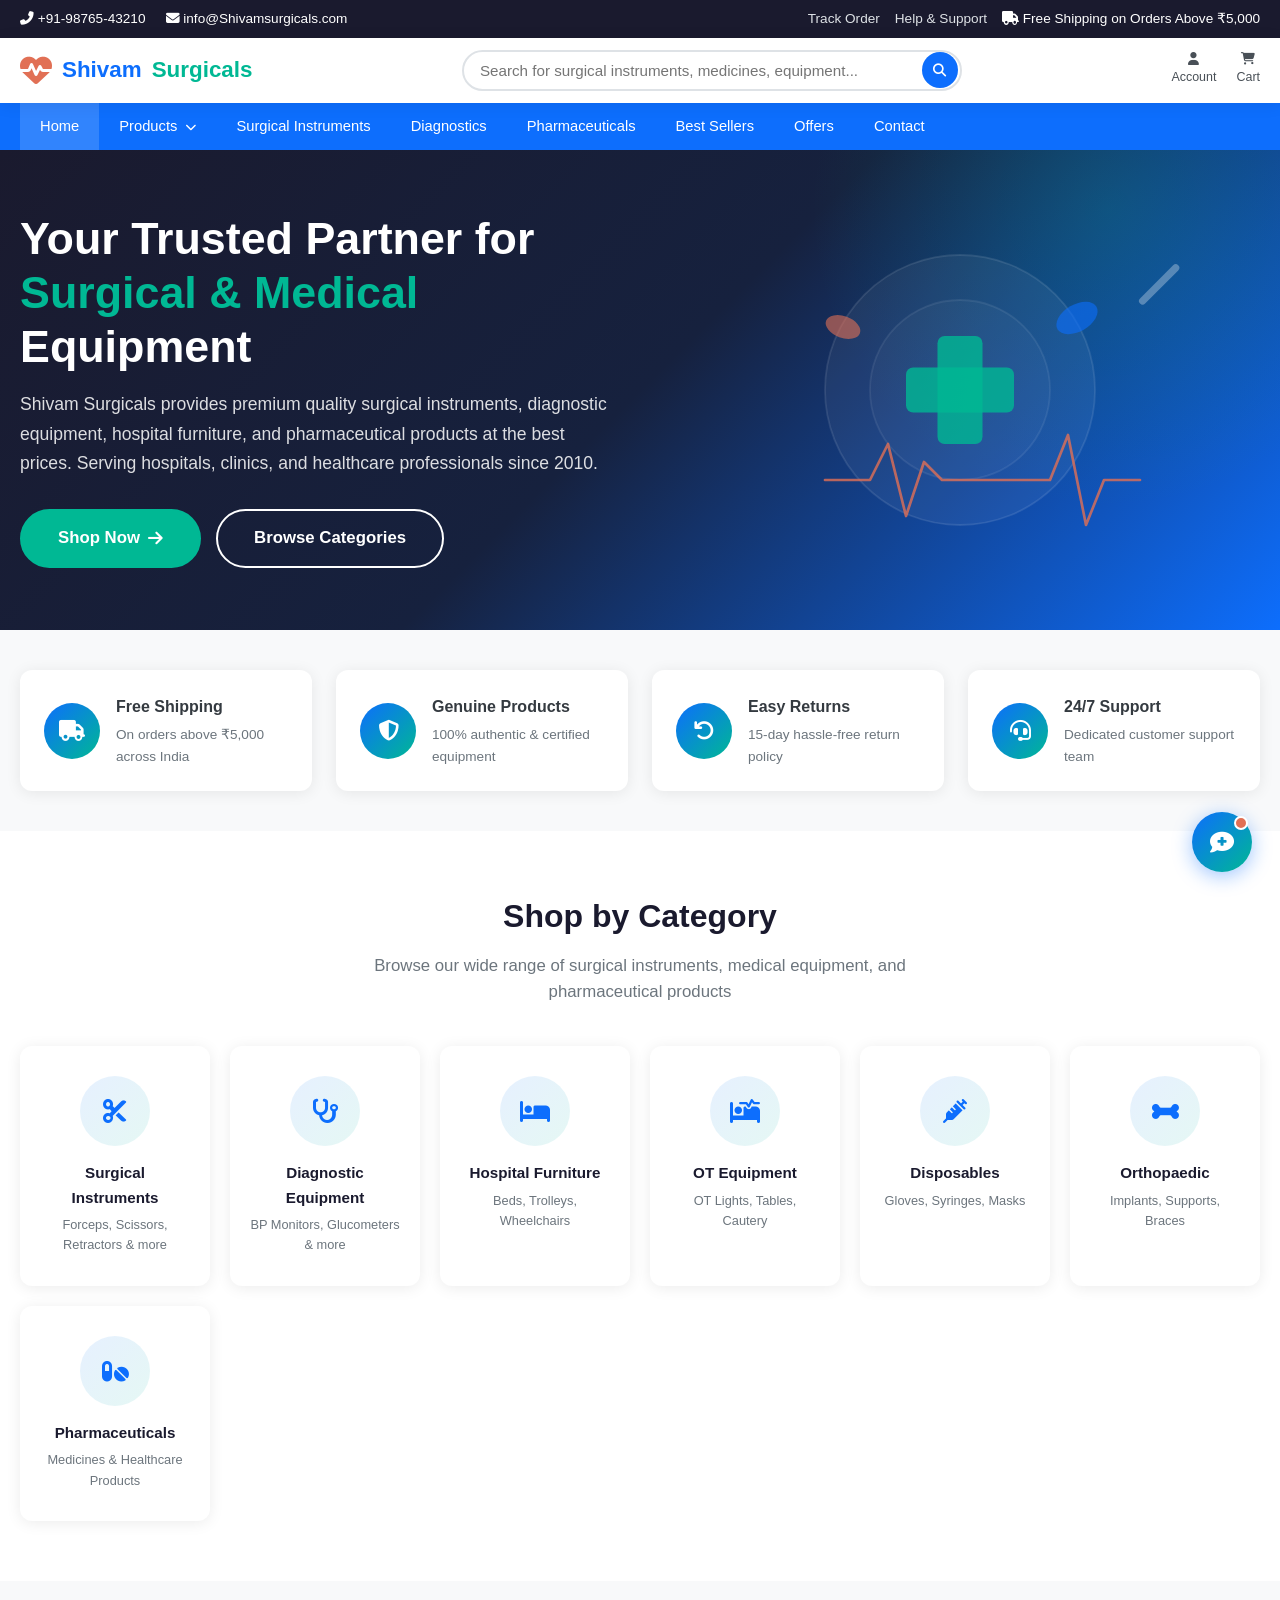
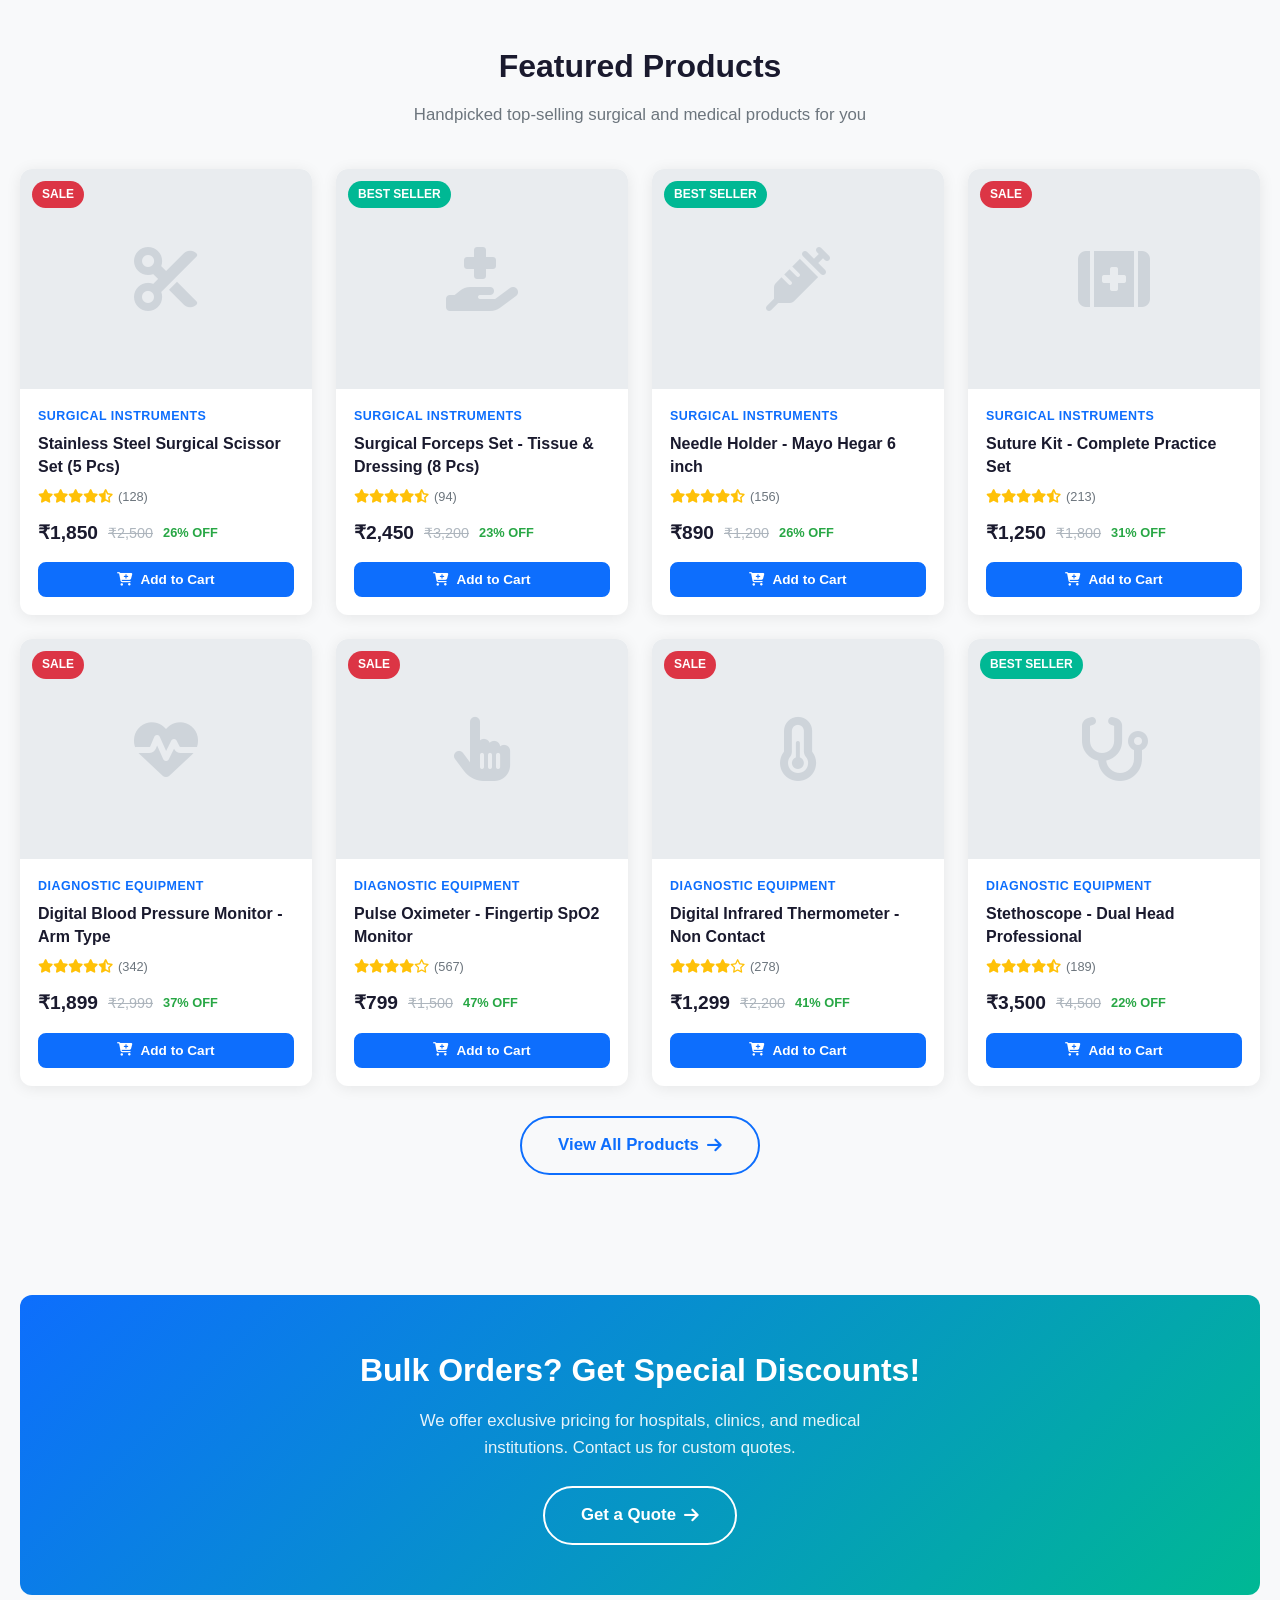
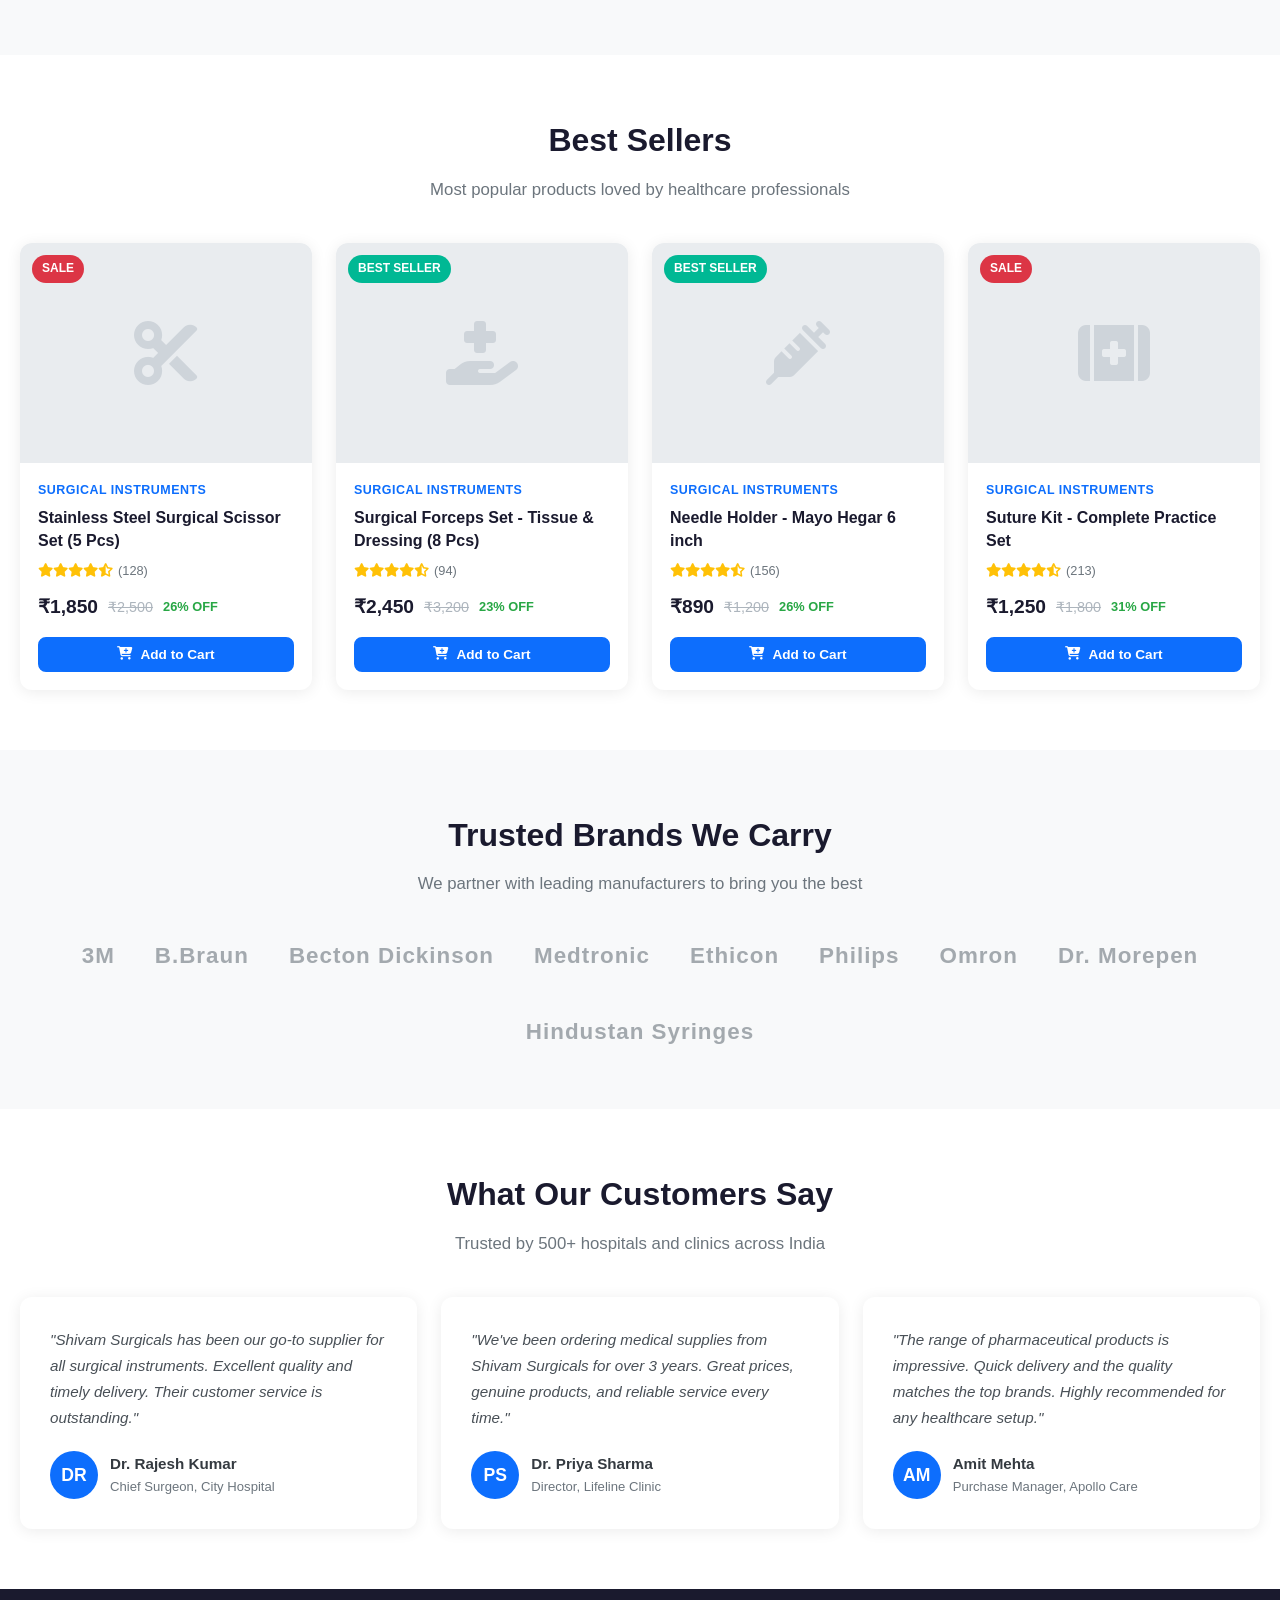
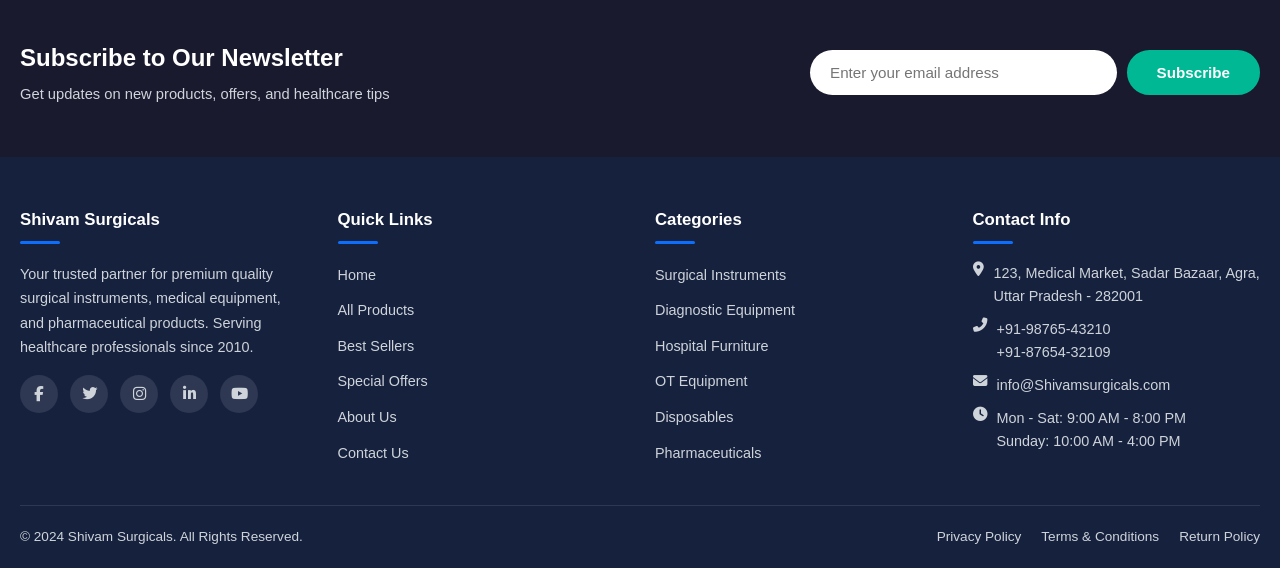
<file: index.html>
<!DOCTYPE html>
<html lang="en">
<head>
    <meta charset="UTF-8">
    <meta name="viewport" content="width=device-width, initial-scale=1.0">
    <title>Shivam Surgicals - Trusted Surgical & Pharmaceutical Equipment</title>
    <link rel="stylesheet" href="css/style.css">
    <link rel="stylesheet" href="https://cdnjs.cloudflare.com/ajax/libs/font-awesome/6.5.1/css/all.min.css">
</head>
<body>

    <!-- Top Bar -->
    <div class="top-bar">
        <div class="container">
            <div class="top-bar-left">
                <span><i class="fas fa-phone-alt"></i> +91-98765-43210</span>
                <span><i class="fas fa-envelope"></i> info@Shivamsurgicals.com</span>
            </div>
            <div class="top-bar-right">
                <a href="#">Track Order</a>
                <a href="#">Help & Support</a>
                <span><i class="fas fa-truck"></i> Free Shipping on Orders Above ₹5,000</span>
            </div>
        </div>
    </div>

    <!-- Header -->
    <header class="header">
        <div class="container">
            <a href="index.html" class="logo">
                <i class="fas fa-heartbeat" style="font-size: 2rem; color: #e17055;"></i>
                Shivam <span>Surgicals</span>
            </a>

            <div class="search-bar">
                <input type="text" id="searchInput" placeholder="Search for surgical instruments, medicines, equipment..." oninput="searchProducts(this.value)">
                <button onclick="searchProducts(document.getElementById('searchInput').value)">
                    <i class="fas fa-search"></i>
                </button>
                <div id="searchResults" class="search-dropdown" style="display:none; position:absolute; top:100%; left:0; right:0; background:#fff; border-radius:0 0 12px 12px; box-shadow:0 5px 30px rgba(0,0,0,0.12); max-height:300px; overflow-y:auto; z-index:999;"></div>
            </div>

            <div class="header-actions">
                <a href="#" class="header-action" onclick="event.preventDefault()">
                    <i class="fas fa-user"></i>
                    <span>Account</span>
                </a>
                <a href="cart.html" class="header-action">
                    <i class="fas fa-shopping-cart"></i>
                    <span>Cart</span>
                    <span class="cart-count" id="cartCount">0</span>
                </a>
            </div>

            <button class="menu-toggle" onclick="toggleMobileMenu()">
                <i class="fas fa-bars"></i>
            </button>
        </div>
    </header>

    <!-- Navigation -->
    <nav class="nav">
        <div class="container">
            <ul class="nav-list" id="navList">
                <li><a href="index.html" class="active">Home</a></li>
                <li>
                    <a href="products.html">Products <i class="fas fa-chevron-down" style="font-size:0.7rem;margin-left:4px;"></i></a>
                    <ul class="dropdown">
                        <li><a href="products.html?category=surgical-instruments">Surgical Instruments</a></li>
                        <li><a href="products.html?category=diagnostic-equipment">Diagnostic Equipment</a></li>
                        <li><a href="products.html?category=hospital-furniture">Hospital Furniture</a></li>
                        <li><a href="products.html?category=ot-equipment">OT Equipment</a></li>
                        <li><a href="products.html?category=disposables">Disposables & Consumables</a></li>
                        <li><a href="products.html?category=orthopaedic">Orthopaedic Supplies</a></li>
                        <li><a href="products.html?category=pharmaceuticals">Pharmaceuticals</a></li>
                        <li><a href="products.html">View All Products</a></li>
                    </ul>
                </li>
                <li><a href="products.html?category=surgical-instruments">Surgical Instruments</a></li>
                <li><a href="products.html?category=diagnostic-equipment">Diagnostics</a></li>
                <li><a href="products.html?category=pharmaceuticals">Pharmaceuticals</a></li>
                <li><a href="products.html?tag=bestseller">Best Sellers</a></li>
                <li><a href="products.html?tag=sale">Offers</a></li>
                <li><a href="#contact">Contact</a></li>
            </ul>
        </div>
    </nav>

    <!-- Hero Section -->
    <section class="hero">
        <div class="container">
            <div class="hero-content">
                <h1>Your Trusted Partner for <span>Surgical & Medical</span> Equipment</h1>
                <p>Shivam Surgicals provides premium quality surgical instruments, diagnostic equipment, hospital furniture, and pharmaceutical products at the best prices. Serving hospitals, clinics, and healthcare professionals since 2010.</p>
                <div class="hero-btns">
                    <a href="products.html" class="btn btn-secondary btn-lg">Shop Now <i class="fas fa-arrow-right"></i></a>
                    <a href="#categories" class="btn btn-outline btn-lg">Browse Categories</a>
                </div>
            </div>
            <div class="hero-visual">
                <svg viewBox="0 0 500 400" xmlns="http://www.w3.org/2000/svg">
                    <!-- Stethoscope illustration -->
                    <circle cx="250" cy="200" r="150" fill="rgba(255,255,255,0.05)" stroke="rgba(255,255,255,0.1)" stroke-width="2"/>
                    <circle cx="250" cy="200" r="100" fill="rgba(255,255,255,0.03)" stroke="rgba(255,255,255,0.08)" stroke-width="2"/>
                    <!-- Medical cross -->
                    <rect x="225" y="140" width="50" height="120" rx="8" fill="rgba(0,184,148,0.8)"/>
                    <rect x="190" y="175" width="120" height="50" rx="8" fill="rgba(0,184,148,0.8)"/>
                    <!-- Heartbeat line -->
                    <polyline points="100,300 150,300 170,260 190,340 210,280 230,300 350,300 370,250 390,350 410,300 450,300"
                              stroke="rgba(225,112,85,0.8)" stroke-width="3" fill="none" stroke-linecap="round" stroke-linejoin="round"/>
                    <!-- Pills -->
                    <ellipse cx="380" cy="120" rx="25" ry="15" fill="rgba(13,110,253,0.6)" transform="rotate(-30 380 120)"/>
                    <ellipse cx="120" cy="130" rx="20" ry="12" fill="rgba(225,112,85,0.6)" transform="rotate(20 120 130)"/>
                    <!-- Syringe hint -->
                    <rect x="340" cy="180" width="8" height="60" rx="4" fill="rgba(255,255,255,0.3)" transform="rotate(45 344 210)"/>
                </svg>
            </div>
        </div>
    </section>

    <!-- Features / Trust Badges -->
    <section class="section" style="padding: 40px 0;">
        <div class="container">
            <div class="features-grid">
                <div class="feature-card">
                    <div class="icon"><i class="fas fa-truck" style="font-size:1.3rem;"></i></div>
                    <div>
                        <h3>Free Shipping</h3>
                        <p>On orders above ₹5,000 across India</p>
                    </div>
                </div>
                <div class="feature-card">
                    <div class="icon"><i class="fas fa-shield-alt" style="font-size:1.3rem;"></i></div>
                    <div>
                        <h3>Genuine Products</h3>
                        <p>100% authentic & certified equipment</p>
                    </div>
                </div>
                <div class="feature-card">
                    <div class="icon"><i class="fas fa-undo" style="font-size:1.3rem;"></i></div>
                    <div>
                        <h3>Easy Returns</h3>
                        <p>15-day hassle-free return policy</p>
                    </div>
                </div>
                <div class="feature-card">
                    <div class="icon"><i class="fas fa-headset" style="font-size:1.3rem;"></i></div>
                    <div>
                        <h3>24/7 Support</h3>
                        <p>Dedicated customer support team</p>
                    </div>
                </div>
            </div>
        </div>
    </section>

    <!-- Categories Section -->
    <section class="section" id="categories" style="background: var(--white);">
        <div class="container">
            <div class="section-title">
                <h2>Shop by Category</h2>
                <p>Browse our wide range of surgical instruments, medical equipment, and pharmaceutical products</p>
            </div>
            <div class="categories-grid">
                <a href="products.html?category=surgical-instruments" class="category-card">
                    <div class="icon"><i class="fas fa-cut" style="font-size:1.5rem; color:var(--primary);"></i></div>
                    <h3>Surgical Instruments</h3>
                    <p>Forceps, Scissors, Retractors & more</p>
                </a>
                <a href="products.html?category=diagnostic-equipment" class="category-card">
                    <div class="icon"><i class="fas fa-stethoscope" style="font-size:1.5rem; color:var(--primary);"></i></div>
                    <h3>Diagnostic Equipment</h3>
                    <p>BP Monitors, Glucometers & more</p>
                </a>
                <a href="products.html?category=hospital-furniture" class="category-card">
                    <div class="icon"><i class="fas fa-bed" style="font-size:1.5rem; color:var(--primary);"></i></div>
                    <h3>Hospital Furniture</h3>
                    <p>Beds, Trolleys, Wheelchairs</p>
                </a>
                <a href="products.html?category=ot-equipment" class="category-card">
                    <div class="icon"><i class="fas fa-procedures" style="font-size:1.5rem; color:var(--primary);"></i></div>
                    <h3>OT Equipment</h3>
                    <p>OT Lights, Tables, Cautery</p>
                </a>
                <a href="products.html?category=disposables" class="category-card">
                    <div class="icon"><i class="fas fa-syringe" style="font-size:1.5rem; color:var(--primary);"></i></div>
                    <h3>Disposables</h3>
                    <p>Gloves, Syringes, Masks</p>
                </a>
                <a href="products.html?category=orthopaedic" class="category-card">
                    <div class="icon"><i class="fas fa-bone" style="font-size:1.5rem; color:var(--primary);"></i></div>
                    <h3>Orthopaedic</h3>
                    <p>Implants, Supports, Braces</p>
                </a>
                <a href="products.html?category=pharmaceuticals" class="category-card">
                    <div class="icon"><i class="fas fa-pills" style="font-size:1.5rem; color:var(--primary);"></i></div>
                    <h3>Pharmaceuticals</h3>
                    <p>Medicines & Healthcare Products</p>
                </a>
            </div>
        </div>
    </section>

    <!-- Featured Products -->
    <section class="section">
        <div class="container">
            <div class="section-title">
                <h2>Featured Products</h2>
                <p>Handpicked top-selling surgical and medical products for you</p>
            </div>
            <div class="products-grid" id="featuredProducts">
                <!-- Filled by JS -->
            </div>
            <div class="text-center mt-3">
                <a href="products.html" class="btn btn-outline-primary btn-lg">View All Products <i class="fas fa-arrow-right"></i></a>
            </div>
        </div>
    </section>

    <!-- CTA Banner -->
    <section class="section">
        <div class="container">
            <div class="cta-banner">
                <h2>Bulk Orders? Get Special Discounts!</h2>
                <p>We offer exclusive pricing for hospitals, clinics, and medical institutions. Contact us for custom quotes.</p>
                <a href="#contact" class="btn btn-outline btn-lg">Get a Quote <i class="fas fa-arrow-right"></i></a>
            </div>
        </div>
    </section>

    <!-- Best Sellers -->
    <section class="section" style="background: var(--white);">
        <div class="container">
            <div class="section-title">
                <h2>Best Sellers</h2>
                <p>Most popular products loved by healthcare professionals</p>
            </div>
            <div class="products-grid" id="bestSellers">
                <!-- Filled by JS -->
            </div>
        </div>
    </section>

    <!-- Brands -->
    <section class="section">
        <div class="container">
            <div class="section-title">
                <h2>Trusted Brands We Carry</h2>
                <p>We partner with leading manufacturers to bring you the best</p>
            </div>
            <div class="brands-grid">
                <div class="brand">3M</div>
                <div class="brand">B.Braun</div>
                <div class="brand">Becton Dickinson</div>
                <div class="brand">Medtronic</div>
                <div class="brand">Ethicon</div>
                <div class="brand">Philips</div>
                <div class="brand">Omron</div>
                <div class="brand">Dr. Morepen</div>
                <div class="brand">Hindustan Syringes</div>
            </div>
        </div>
    </section>

    <!-- Testimonials -->
    <section class="section" style="background: var(--white);">
        <div class="container">
            <div class="section-title">
                <h2>What Our Customers Say</h2>
                <p>Trusted by 500+ hospitals and clinics across India</p>
            </div>
            <div class="testimonials-grid">
                <div class="testimonial-card">
                    <div class="quote">"Shivam Surgicals has been our go-to supplier for all surgical instruments. Excellent quality and timely delivery. Their customer service is outstanding."</div>
                    <div class="author">
                        <div class="avatar">DR</div>
                        <div class="author-info">
                            <h4>Dr. Rajesh Kumar</h4>
                            <p>Chief Surgeon, City Hospital</p>
                        </div>
                    </div>
                </div>
                <div class="testimonial-card">
                    <div class="quote">"We've been ordering medical supplies from Shivam Surgicals for over 3 years. Great prices, genuine products, and reliable service every time."</div>
                    <div class="author">
                        <div class="avatar">PS</div>
                        <div class="author-info">
                            <h4>Dr. Priya Sharma</h4>
                            <p>Director, Lifeline Clinic</p>
                        </div>
                    </div>
                </div>
                <div class="testimonial-card">
                    <div class="quote">"The range of pharmaceutical products is impressive. Quick delivery and the quality matches the top brands. Highly recommended for any healthcare setup."</div>
                    <div class="author">
                        <div class="avatar">AM</div>
                        <div class="author-info">
                            <h4>Amit Mehta</h4>
                            <p>Purchase Manager, Apollo Care</p>
                        </div>
                    </div>
                </div>
            </div>
        </div>
    </section>

    <!-- Newsletter -->
    <section class="newsletter">
        <div class="container">
            <div>
                <h3>Subscribe to Our Newsletter</h3>
                <p>Get updates on new products, offers, and healthcare tips</p>
            </div>
            <form class="newsletter-form" onsubmit="event.preventDefault(); showToast('Thank you for subscribing!', 'success');">
                <input type="email" placeholder="Enter your email address" required>
                <button type="submit" class="btn btn-secondary">Subscribe</button>
            </form>
        </div>
    </section>

    <!-- Footer -->
    <footer class="footer" id="contact">
        <div class="container">
            <div class="footer-grid">
                <div class="footer-col">
                    <h4>Shivam Surgicals</h4>
                    <p>Your trusted partner for premium quality surgical instruments, medical equipment, and pharmaceutical products. Serving healthcare professionals since 2010.</p>
                    <div class="footer-social">
                        <a href="#"><i class="fab fa-facebook-f"></i></a>
                        <a href="#"><i class="fab fa-twitter"></i></a>
                        <a href="#"><i class="fab fa-instagram"></i></a>
                        <a href="#"><i class="fab fa-linkedin-in"></i></a>
                        <a href="#"><i class="fab fa-youtube"></i></a>
                    </div>
                </div>
                <div class="footer-col">
                    <h4>Quick Links</h4>
                    <ul>
                        <li><a href="index.html">Home</a></li>
                        <li><a href="products.html">All Products</a></li>
                        <li><a href="products.html?tag=bestseller">Best Sellers</a></li>
                        <li><a href="products.html?tag=sale">Special Offers</a></li>
                        <li><a href="#">About Us</a></li>
                        <li><a href="#contact">Contact Us</a></li>
                    </ul>
                </div>
                <div class="footer-col">
                    <h4>Categories</h4>
                    <ul>
                        <li><a href="products.html?category=surgical-instruments">Surgical Instruments</a></li>
                        <li><a href="products.html?category=diagnostic-equipment">Diagnostic Equipment</a></li>
                        <li><a href="products.html?category=hospital-furniture">Hospital Furniture</a></li>
                        <li><a href="products.html?category=ot-equipment">OT Equipment</a></li>
                        <li><a href="products.html?category=disposables">Disposables</a></li>
                        <li><a href="products.html?category=pharmaceuticals">Pharmaceuticals</a></li>
                    </ul>
                </div>
                <div class="footer-col">
                    <h4>Contact Info</h4>
                    <ul class="footer-contact">
                        <li>
                            <i class="fas fa-map-marker-alt"></i>
                            <span>123, Medical Market, Sadar Bazaar, Agra, Uttar Pradesh - 282001</span>
                        </li>
                        <li>
                            <i class="fas fa-phone-alt"></i>
                            <span>+91-98765-43210<br>+91-87654-32109</span>
                        </li>
                        <li>
                            <i class="fas fa-envelope"></i>
                            <span>info@Shivamsurgicals.com</span>
                        </li>
                        <li>
                            <i class="fas fa-clock"></i>
                            <span>Mon - Sat: 9:00 AM - 8:00 PM<br>Sunday: 10:00 AM - 4:00 PM</span>
                        </li>
                    </ul>
                </div>
            </div>
            <div class="footer-bottom">
                <p>&copy; 2024 Shivam Surgicals. All Rights Reserved.</p>
                <div style="display:flex; gap:20px;">
                    <a href="#">Privacy Policy</a>
                    <a href="#">Terms & Conditions</a>
                    <a href="#">Return Policy</a>
                </div>
            </div>
        </div>
    </footer>

    <!-- Toast Notification -->
    <div class="toast" id="toast"></div>

    <!-- Back to Top -->
    <button class="back-to-top" id="backToTop" onclick="window.scrollTo({top:0, behavior:'smooth'})">
        <i class="fas fa-chevron-up"></i>
    </button>

    <script src="js/products-data.js"></script>
    <script src="js/app.js"></script>
    <script src="js/chatbot.js"></script>
    <script>
        // Load featured products on homepage
        document.addEventListener('DOMContentLoaded', function() {
            const featured = products.filter(p => p.featured).slice(0, 8);
            const bestSellers = products.filter(p => p.tags && p.tags.includes('bestseller')).slice(0, 4);

            const featuredGrid = document.getElementById('featuredProducts');
            const bestSellersGrid = document.getElementById('bestSellers');

            if (featuredGrid) featuredGrid.innerHTML = featured.map(p => createProductCard(p)).join('');
            if (bestSellersGrid) bestSellersGrid.innerHTML = bestSellers.map(p => createProductCard(p)).join('');

            updateCartCount();
        });
    </script>
</body>
</html>
</file>
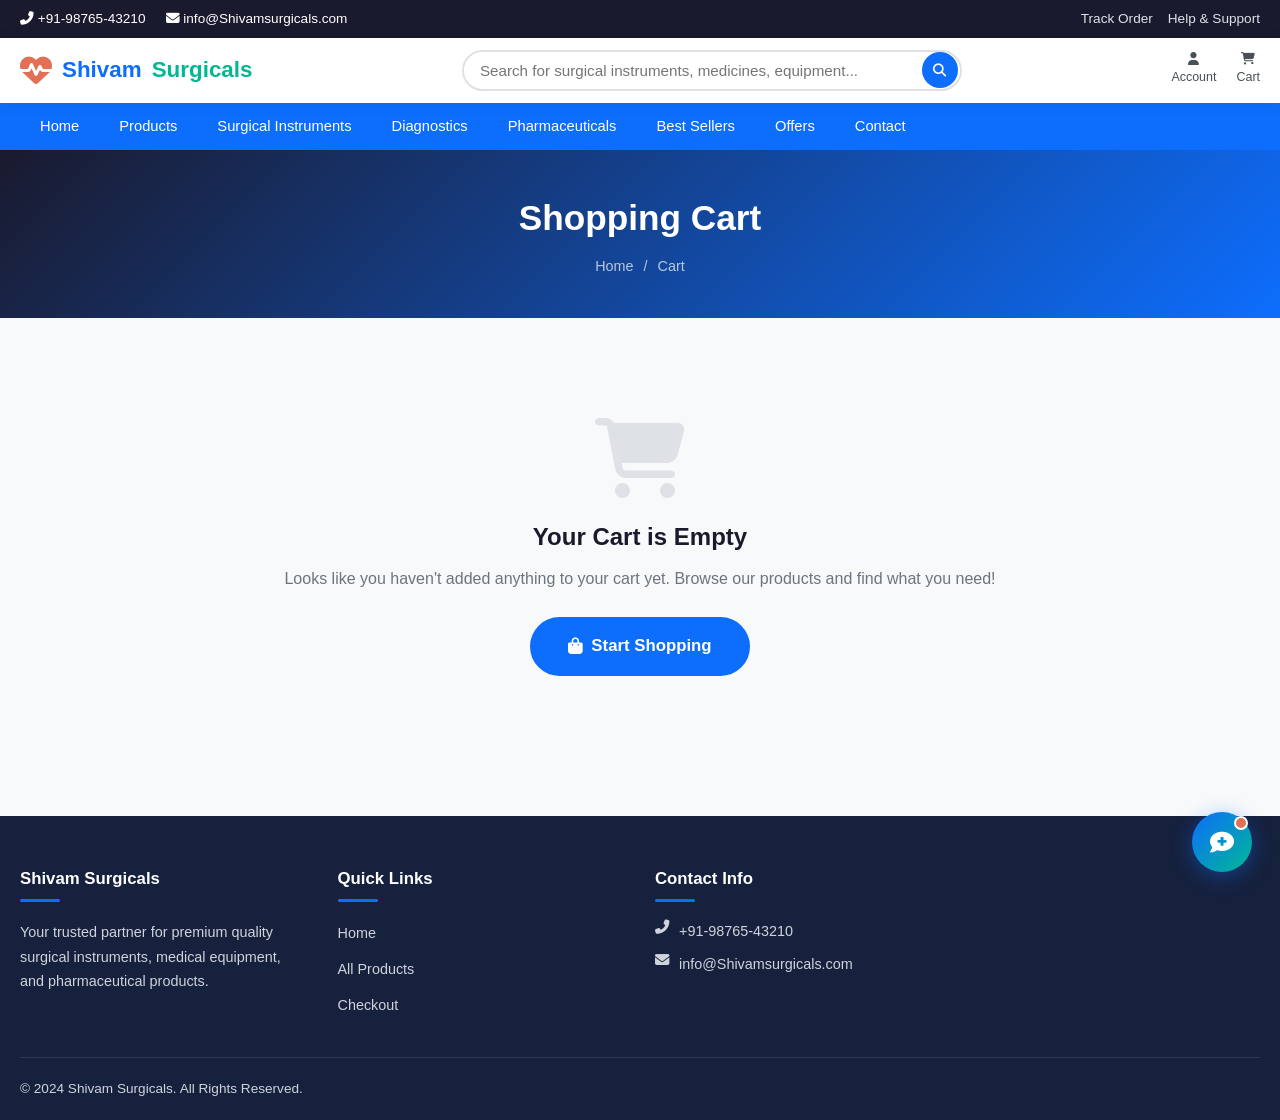
<file: cart.html>
<!DOCTYPE html>
<html lang="en">
<head>
    <meta charset="UTF-8">
    <meta name="viewport" content="width=device-width, initial-scale=1.0">
    <title>Shopping Cart - Shivam Surgicals</title>
    <link rel="stylesheet" href="css/style.css">
    <link rel="stylesheet" href="https://cdnjs.cloudflare.com/ajax/libs/font-awesome/6.5.1/css/all.min.css">
</head>
<body>

    <!-- Top Bar -->
    <div class="top-bar">
        <div class="container">
            <div class="top-bar-left">
                <span><i class="fas fa-phone-alt"></i> +91-98765-43210</span>
                <span><i class="fas fa-envelope"></i> info@Shivamsurgicals.com</span>
            </div>
            <div class="top-bar-right">
                <a href="#">Track Order</a>
                <a href="#">Help & Support</a>
            </div>
        </div>
    </div>

    <!-- Header -->
    <header class="header">
        <div class="container">
            <a href="index.html" class="logo">
                <i class="fas fa-heartbeat" style="font-size: 2rem; color: #e17055;"></i>
                Shivam <span>Surgicals</span>
            </a>

            <div class="search-bar">
                <input type="text" id="searchInput" placeholder="Search for surgical instruments, medicines, equipment..." oninput="searchProducts(this.value)">
                <button onclick="searchProducts(document.getElementById('searchInput').value)">
                    <i class="fas fa-search"></i>
                </button>
                <div id="searchResults" class="search-dropdown" style="display:none; position:absolute; top:100%; left:0; right:0; background:#fff; border-radius:0 0 12px 12px; box-shadow:0 5px 30px rgba(0,0,0,0.12); max-height:300px; overflow-y:auto; z-index:999;"></div>
            </div>

            <div class="header-actions">
                <a href="#" class="header-action" onclick="event.preventDefault()">
                    <i class="fas fa-user"></i>
                    <span>Account</span>
                </a>
                <a href="cart.html" class="header-action">
                    <i class="fas fa-shopping-cart"></i>
                    <span>Cart</span>
                    <span class="cart-count" id="cartCount">0</span>
                </a>
            </div>

            <button class="menu-toggle" onclick="toggleMobileMenu()">
                <i class="fas fa-bars"></i>
            </button>
        </div>
    </header>

    <!-- Navigation -->
    <nav class="nav">
        <div class="container">
            <ul class="nav-list" id="navList">
                <li><a href="index.html">Home</a></li>
                <li><a href="products.html">Products</a></li>
                <li><a href="products.html?category=surgical-instruments">Surgical Instruments</a></li>
                <li><a href="products.html?category=diagnostic-equipment">Diagnostics</a></li>
                <li><a href="products.html?category=pharmaceuticals">Pharmaceuticals</a></li>
                <li><a href="products.html?tag=bestseller">Best Sellers</a></li>
                <li><a href="products.html?tag=sale">Offers</a></li>
                <li><a href="index.html#contact">Contact</a></li>
            </ul>
        </div>
    </nav>

    <!-- Page Header -->
    <div class="page-header">
        <h1>Shopping Cart</h1>
        <div class="breadcrumb">
            <a href="index.html">Home</a> <span>/</span> <span>Cart</span>
        </div>
    </div>

    <!-- Cart Content -->
    <div class="container">
        <div class="cart-page" id="cartPage">
            <!-- Filled by JS -->
        </div>
    </div>

    <!-- Footer -->
    <footer class="footer" style="margin-top: 40px;">
        <div class="container">
            <div class="footer-grid">
                <div class="footer-col">
                    <h4>Shivam Surgicals</h4>
                    <p>Your trusted partner for premium quality surgical instruments, medical equipment, and pharmaceutical products.</p>
                </div>
                <div class="footer-col">
                    <h4>Quick Links</h4>
                    <ul>
                        <li><a href="index.html">Home</a></li>
                        <li><a href="products.html">All Products</a></li>
                        <li><a href="checkout.html">Checkout</a></li>
                    </ul>
                </div>
                <div class="footer-col">
                    <h4>Contact Info</h4>
                    <ul class="footer-contact">
                        <li><i class="fas fa-phone-alt"></i><span>+91-98765-43210</span></li>
                        <li><i class="fas fa-envelope"></i><span>info@Shivamsurgicals.com</span></li>
                    </ul>
                </div>
            </div>
            <div class="footer-bottom">
                <p>&copy; 2024 Shivam Surgicals. All Rights Reserved.</p>
            </div>
        </div>
    </footer>

    <!-- Toast -->
    <div class="toast" id="toast"></div>

    <script src="js/products-data.js"></script>
    <script src="js/app.js"></script>
    <script src="js/chatbot.js"></script>
    <script>
        document.addEventListener('DOMContentLoaded', function() {
            renderCart();
            updateCartCount();
        });
    </script>
</body>
</html>
</file>
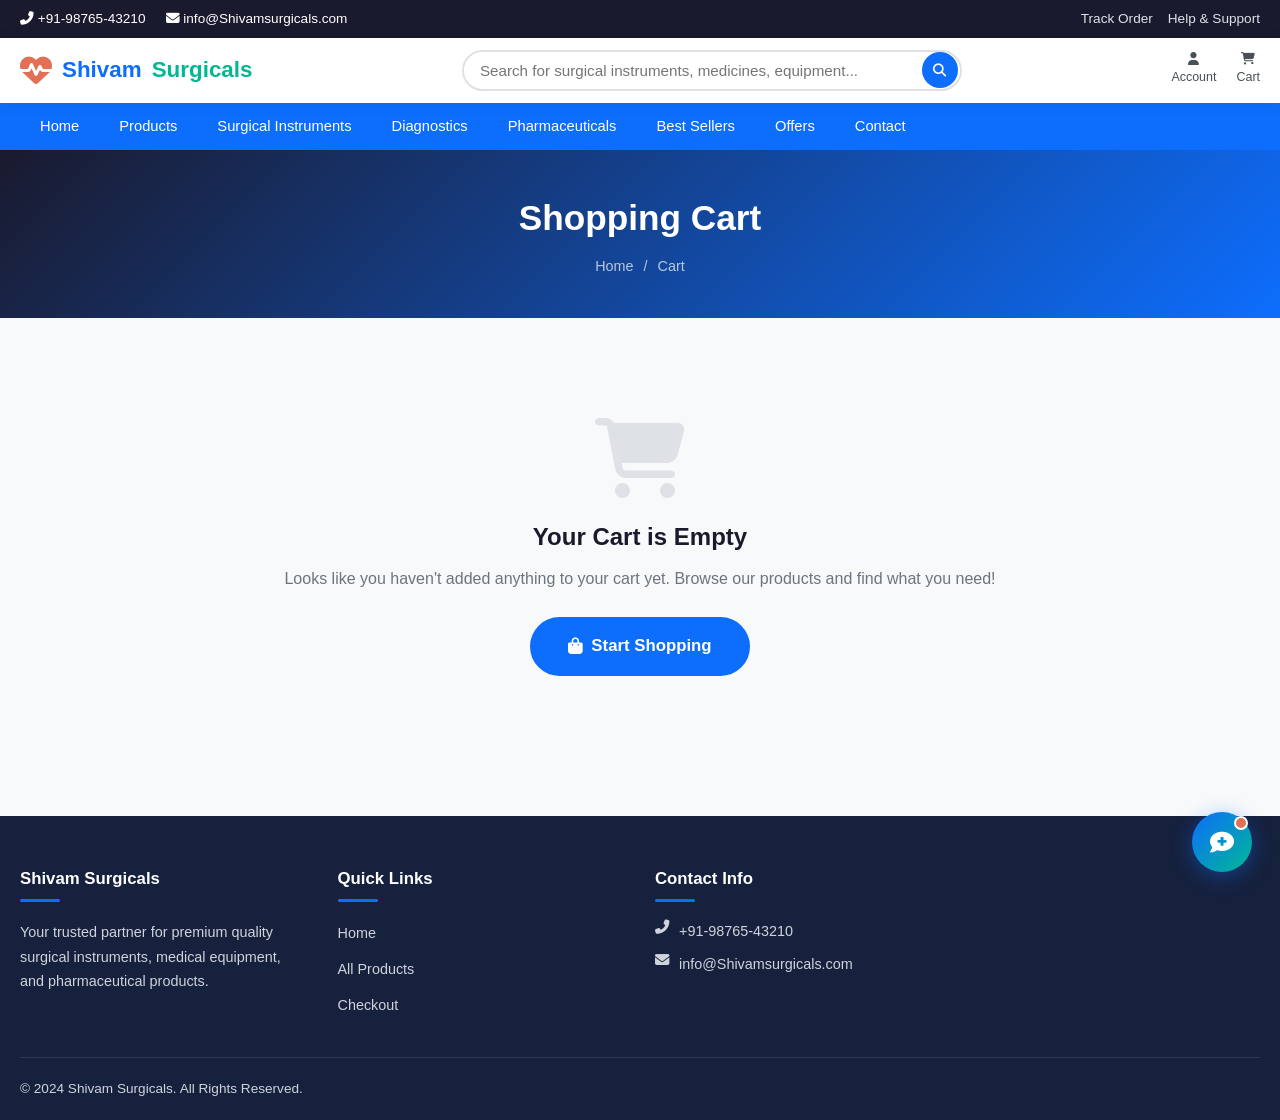
<file: checkout.html>
<!DOCTYPE html>
<html lang="en">
<head>
    <meta charset="UTF-8">
    <meta name="viewport" content="width=device-width, initial-scale=1.0">
    <title>Checkout - Shivam Surgicals</title>
    <link rel="stylesheet" href="css/style.css">
    <link rel="stylesheet" href="https://cdnjs.cloudflare.com/ajax/libs/font-awesome/6.5.1/css/all.min.css">
</head>
<body>

    <!-- Top Bar -->
    <div class="top-bar">
        <div class="container">
            <div class="top-bar-left">
                <span><i class="fas fa-phone-alt"></i> +91-98765-43210</span>
                <span><i class="fas fa-envelope"></i> info@Shivamsurgicals.com</span>
            </div>
            <div class="top-bar-right">
                <a href="#">Track Order</a>
                <a href="#">Help & Support</a>
            </div>
        </div>
    </div>

    <!-- Header -->
    <header class="header">
        <div class="container">
            <a href="index.html" class="logo">
                <i class="fas fa-heartbeat" style="font-size: 2rem; color: #e17055;"></i>
                Shivam <span>Surgicals</span>
            </a>

            <div class="header-actions">
                <a href="cart.html" class="header-action">
                    <i class="fas fa-shopping-cart"></i>
                    <span>Cart</span>
                    <span class="cart-count" id="cartCount">0</span>
                </a>
            </div>
        </div>
    </header>

    <!-- Page Header -->
    <div class="page-header">
        <h1>Checkout</h1>
        <div class="breadcrumb">
            <a href="index.html">Home</a> <span>/</span> <a href="cart.html">Cart</a> <span>/</span> <span>Checkout</span>
        </div>
    </div>

    <!-- Checkout Content -->
    <div class="container">
        <div class="checkout-page" id="checkoutPage">
            <div class="checkout-layout">
                <!-- Checkout Form -->
                <div>
                    <form class="checkout-form" id="checkoutForm" onsubmit="handleCheckout(event)">
                        <h2><i class="fas fa-user"></i> Billing & Shipping Details</h2>

                        <div class="form-row">
                            <div class="form-group">
                                <label>First Name <span class="required">*</span></label>
                                <input type="text" name="firstName" required placeholder="Enter first name">
                            </div>
                            <div class="form-group">
                                <label>Last Name <span class="required">*</span></label>
                                <input type="text" name="lastName" required placeholder="Enter last name">
                            </div>
                        </div>

                        <div class="form-group">
                            <label>Company / Hospital Name</label>
                            <input type="text" name="company" placeholder="Hospital / Clinic name (optional)">
                        </div>

                        <div class="form-row">
                            <div class="form-group">
                                <label>Email Address <span class="required">*</span></label>
                                <input type="email" name="email" required placeholder="your@email.com">
                            </div>
                            <div class="form-group">
                                <label>Phone Number <span class="required">*</span></label>
                                <input type="tel" name="phone" required placeholder="+91-XXXXX-XXXXX" pattern="[0-9+\-\s]{10,15}">
                            </div>
                        </div>

                        <div class="form-group">
                            <label>Street Address <span class="required">*</span></label>
                            <input type="text" name="address1" required placeholder="House number and street name">
                        </div>

                        <div class="form-group">
                            <label>Apartment, Suite, Unit, etc.</label>
                            <input type="text" name="address2" placeholder="Apartment, suite, etc. (optional)">
                        </div>

                        <div class="form-row">
                            <div class="form-group">
                                <label>City <span class="required">*</span></label>
                                <input type="text" name="city" required placeholder="City">
                            </div>
                            <div class="form-group">
                                <label>State <span class="required">*</span></label>
                                <select name="state" required>
                                    <option value="">Select State</option>
                                    <option value="Andhra Pradesh">Andhra Pradesh</option>
                                    <option value="Bihar">Bihar</option>
                                    <option value="Chhattisgarh">Chhattisgarh</option>
                                    <option value="Delhi">Delhi</option>
                                    <option value="Goa">Goa</option>
                                    <option value="Gujarat">Gujarat</option>
                                    <option value="Haryana">Haryana</option>
                                    <option value="Himachal Pradesh">Himachal Pradesh</option>
                                    <option value="Jharkhand">Jharkhand</option>
                                    <option value="Karnataka">Karnataka</option>
                                    <option value="Kerala">Kerala</option>
                                    <option value="Madhya Pradesh">Madhya Pradesh</option>
                                    <option value="Maharashtra">Maharashtra</option>
                                    <option value="Punjab">Punjab</option>
                                    <option value="Rajasthan">Rajasthan</option>
                                    <option value="Tamil Nadu">Tamil Nadu</option>
                                    <option value="Telangana">Telangana</option>
                                    <option value="Uttar Pradesh">Uttar Pradesh</option>
                                    <option value="Uttarakhand">Uttarakhand</option>
                                    <option value="West Bengal">West Bengal</option>
                                </select>
                            </div>
                        </div>

                        <div class="form-row">
                            <div class="form-group">
                                <label>PIN Code <span class="required">*</span></label>
                                <input type="text" name="pincode" required placeholder="6-digit PIN code" pattern="[0-9]{6}" maxlength="6">
                            </div>
                            <div class="form-group">
                                <label>GST Number (optional)</label>
                                <input type="text" name="gst" placeholder="GST number for business orders">
                            </div>
                        </div>

                        <div class="form-group">
                            <label>Order Notes</label>
                            <textarea name="notes" placeholder="Notes about your order, e.g. special delivery instructions..." rows="3"></textarea>
                        </div>

                        <h2 style="margin-top: 30px;"><i class="fas fa-credit-card"></i> Payment Method</h2>

                        <div class="payment-methods">
                            <label class="payment-method selected">
                                <input type="radio" name="payment" value="cod" checked onchange="selectPayment(this)">
                                <div class="method-info">
                                    <h4><i class="fas fa-money-bill-wave"></i> Cash on Delivery (COD)</h4>
                                    <p>Pay when your order is delivered</p>
                                </div>
                            </label>

                            <label class="payment-method">
                                <input type="radio" name="payment" value="bank" onchange="selectPayment(this)">
                                <div class="method-info">
                                    <h4><i class="fas fa-university"></i> Direct Bank Transfer</h4>
                                    <p>Make payment directly to our bank account</p>
                                </div>
                            </label>

                            <label class="payment-method">
                                <input type="radio" name="payment" value="upi" onchange="selectPayment(this)">
                                <div class="method-info">
                                    <h4><i class="fas fa-mobile-alt"></i> UPI Payment</h4>
                                    <p>Pay via Google Pay, PhonePe, Paytm, etc.</p>
                                </div>
                            </label>

                            <label class="payment-method">
                                <input type="radio" name="payment" value="online" onchange="selectPayment(this)">
                                <div class="method-info">
                                    <h4><i class="fas fa-lock"></i> Online Payment (Coming Soon)</h4>
                                    <p>Credit/Debit Card, Net Banking - Payment gateway integration pending</p>
                                </div>
                            </label>
                        </div>

                        <button type="submit" class="btn btn-primary btn-lg btn-block">
                            <i class="fas fa-check-circle"></i> Place Order
                        </button>
                    </form>
                </div>

                <!-- Order Summary -->
                <div>
                    <div class="order-summary" id="orderSummary">
                        <h3><i class="fas fa-receipt"></i> Order Summary</h3>
                        <div id="orderItems">
                            <!-- Filled by JS -->
                        </div>
                        <div class="summary-row" style="margin-top:15px;">
                            <span>Subtotal</span>
                            <span id="checkoutSubtotal">₹0</span>
                        </div>
                        <div class="summary-row">
                            <span>Shipping</span>
                            <span id="checkoutShipping" style="color: var(--success);">Free</span>
                        </div>
                        <div class="summary-row">
                            <span>GST (18%)</span>
                            <span id="checkoutTax">₹0</span>
                        </div>
                        <div class="summary-row total">
                            <span>Total</span>
                            <span id="checkoutTotal">₹0</span>
                        </div>
                    </div>

                    <div style="background:var(--white); border-radius:12px; padding:20px; margin-top:16px; box-shadow: 0 2px 15px rgba(0,0,0,0.08);">
                        <h4 style="margin-bottom:12px; font-size:0.95rem;"><i class="fas fa-shield-alt" style="color:var(--success);"></i> Secure Checkout</h4>
                        <p style="font-size:0.85rem; color:var(--gray-600); line-height:1.6;">Your personal data will be used to process your order and support your experience. All transactions are safe and secure.</p>
                    </div>
                </div>
            </div>
        </div>

        <!-- Order Confirmation (hidden initially) -->
        <div class="order-confirmation" id="orderConfirmation" style="display:none;">
            <div class="success-icon">
                <i class="fas fa-check"></i>
            </div>
            <h1>Order Placed Successfully!</h1>
            <p class="order-id" id="confirmOrderId">Order #SS-000000</p>
            <p>Thank you for your order! We've received your order and will begin processing it shortly. You'll receive a confirmation email with your order details and tracking information.</p>
            <div style="display:flex; gap:15px; justify-content:center; flex-wrap:wrap;">
                <a href="index.html" class="btn btn-primary btn-lg"><i class="fas fa-home"></i> Continue Shopping</a>
                <a href="products.html" class="btn btn-outline-primary btn-lg"><i class="fas fa-box-open"></i> Browse Products</a>
            </div>
        </div>
    </div>

    <!-- Footer -->
    <footer class="footer" style="margin-top: 40px;">
        <div class="container">
            <div class="footer-bottom">
                <p>&copy; 2024 Shivam Surgicals. All Rights Reserved.</p>
                <div style="display:flex; gap:20px;">
                    <a href="#">Privacy Policy</a>
                    <a href="#">Terms & Conditions</a>
                    <a href="#">Return Policy</a>
                </div>
            </div>
        </div>
    </footer>

    <!-- Toast -->
    <div class="toast" id="toast"></div>

    <script src="js/products-data.js"></script>
    <script src="js/app.js"></script>
    <script src="js/chatbot.js"></script>
    <script>
        document.addEventListener('DOMContentLoaded', function() {
            renderCheckout();
            updateCartCount();
        });
    </script>
</body>
</html>
</file>
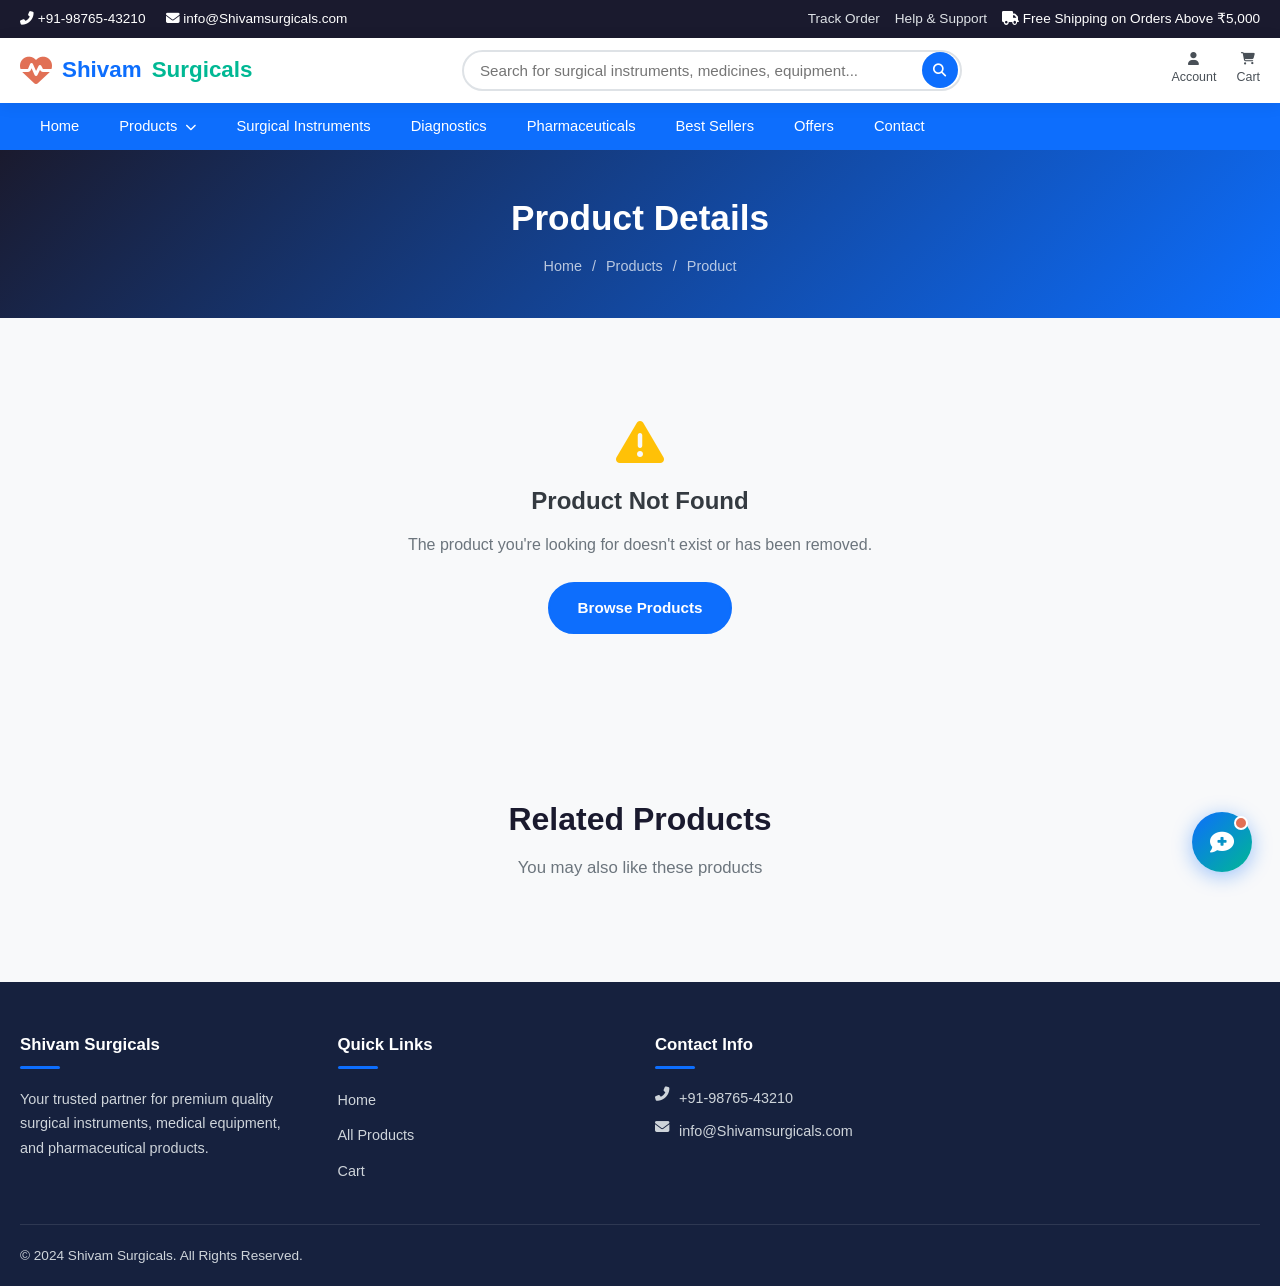
<file: product-detail.html>
<!DOCTYPE html>
<html lang="en">
<head>
    <meta charset="UTF-8">
    <meta name="viewport" content="width=device-width, initial-scale=1.0">
    <title>Product Details - Shivam Surgicals</title>
    <link rel="stylesheet" href="css/style.css">
    <link rel="stylesheet" href="https://cdnjs.cloudflare.com/ajax/libs/font-awesome/6.5.1/css/all.min.css">
</head>
<body>

    <!-- Top Bar -->
    <div class="top-bar">
        <div class="container">
            <div class="top-bar-left">
                <span><i class="fas fa-phone-alt"></i> +91-98765-43210</span>
                <span><i class="fas fa-envelope"></i> info@Shivamsurgicals.com</span>
            </div>
            <div class="top-bar-right">
                <a href="#">Track Order</a>
                <a href="#">Help & Support</a>
                <span><i class="fas fa-truck"></i> Free Shipping on Orders Above ₹5,000</span>
            </div>
        </div>
    </div>

    <!-- Header -->
    <header class="header">
        <div class="container">
            <a href="index.html" class="logo">
                <i class="fas fa-heartbeat" style="font-size: 2rem; color: #e17055;"></i>
                Shivam <span>Surgicals</span>
            </a>

            <div class="search-bar">
                <input type="text" id="searchInput" placeholder="Search for surgical instruments, medicines, equipment..." oninput="searchProducts(this.value)">
                <button onclick="searchProducts(document.getElementById('searchInput').value)">
                    <i class="fas fa-search"></i>
                </button>
                <div id="searchResults" class="search-dropdown" style="display:none; position:absolute; top:100%; left:0; right:0; background:#fff; border-radius:0 0 12px 12px; box-shadow:0 5px 30px rgba(0,0,0,0.12); max-height:300px; overflow-y:auto; z-index:999;"></div>
            </div>

            <div class="header-actions">
                <a href="#" class="header-action" onclick="event.preventDefault()">
                    <i class="fas fa-user"></i>
                    <span>Account</span>
                </a>
                <a href="cart.html" class="header-action">
                    <i class="fas fa-shopping-cart"></i>
                    <span>Cart</span>
                    <span class="cart-count" id="cartCount">0</span>
                </a>
            </div>

            <button class="menu-toggle" onclick="toggleMobileMenu()">
                <i class="fas fa-bars"></i>
            </button>
        </div>
    </header>

    <!-- Navigation -->
    <nav class="nav">
        <div class="container">
            <ul class="nav-list" id="navList">
                <li><a href="index.html">Home</a></li>
                <li>
                    <a href="products.html">Products <i class="fas fa-chevron-down" style="font-size:0.7rem;margin-left:4px;"></i></a>
                    <ul class="dropdown">
                        <li><a href="products.html?category=surgical-instruments">Surgical Instruments</a></li>
                        <li><a href="products.html?category=diagnostic-equipment">Diagnostic Equipment</a></li>
                        <li><a href="products.html?category=hospital-furniture">Hospital Furniture</a></li>
                        <li><a href="products.html?category=ot-equipment">OT Equipment</a></li>
                        <li><a href="products.html?category=disposables">Disposables & Consumables</a></li>
                        <li><a href="products.html?category=orthopaedic">Orthopaedic Supplies</a></li>
                        <li><a href="products.html?category=pharmaceuticals">Pharmaceuticals</a></li>
                    </ul>
                </li>
                <li><a href="products.html?category=surgical-instruments">Surgical Instruments</a></li>
                <li><a href="products.html?category=diagnostic-equipment">Diagnostics</a></li>
                <li><a href="products.html?category=pharmaceuticals">Pharmaceuticals</a></li>
                <li><a href="products.html?tag=bestseller">Best Sellers</a></li>
                <li><a href="products.html?tag=sale">Offers</a></li>
                <li><a href="index.html#contact">Contact</a></li>
            </ul>
        </div>
    </nav>

    <!-- Page Header -->
    <div class="page-header">
        <h1>Product Details</h1>
        <div class="breadcrumb">
            <a href="index.html">Home</a> <span>/</span> <a href="products.html">Products</a> <span>/</span> <span id="breadcrumbProduct">Product</span>
        </div>
    </div>

    <!-- Product Detail -->
    <div class="container">
        <div class="product-detail" id="productDetail">
            <!-- Filled by JS -->
        </div>

        <!-- Related Products -->
        <section class="section">
            <div class="section-title">
                <h2>Related Products</h2>
                <p>You may also like these products</p>
            </div>
            <div class="products-grid" id="relatedProducts">
                <!-- Filled by JS -->
            </div>
        </section>
    </div>

    <!-- Footer -->
    <footer class="footer">
        <div class="container">
            <div class="footer-grid">
                <div class="footer-col">
                    <h4>Shivam Surgicals</h4>
                    <p>Your trusted partner for premium quality surgical instruments, medical equipment, and pharmaceutical products.</p>
                </div>
                <div class="footer-col">
                    <h4>Quick Links</h4>
                    <ul>
                        <li><a href="index.html">Home</a></li>
                        <li><a href="products.html">All Products</a></li>
                        <li><a href="cart.html">Cart</a></li>
                    </ul>
                </div>
                <div class="footer-col">
                    <h4>Contact Info</h4>
                    <ul class="footer-contact">
                        <li><i class="fas fa-phone-alt"></i><span>+91-98765-43210</span></li>
                        <li><i class="fas fa-envelope"></i><span>info@Shivamsurgicals.com</span></li>
                    </ul>
                </div>
            </div>
            <div class="footer-bottom">
                <p>&copy; 2024 Shivam Surgicals. All Rights Reserved.</p>
            </div>
        </div>
    </footer>

    <!-- Toast -->
    <div class="toast" id="toast"></div>

    <script src="js/products-data.js"></script>
    <script src="js/app.js"></script>
    <script src="js/chatbot.js"></script>
    <script>
        document.addEventListener('DOMContentLoaded', function() {
            initProductDetailPage();
            updateCartCount();
        });
    </script>
</body>
</html>
</file>
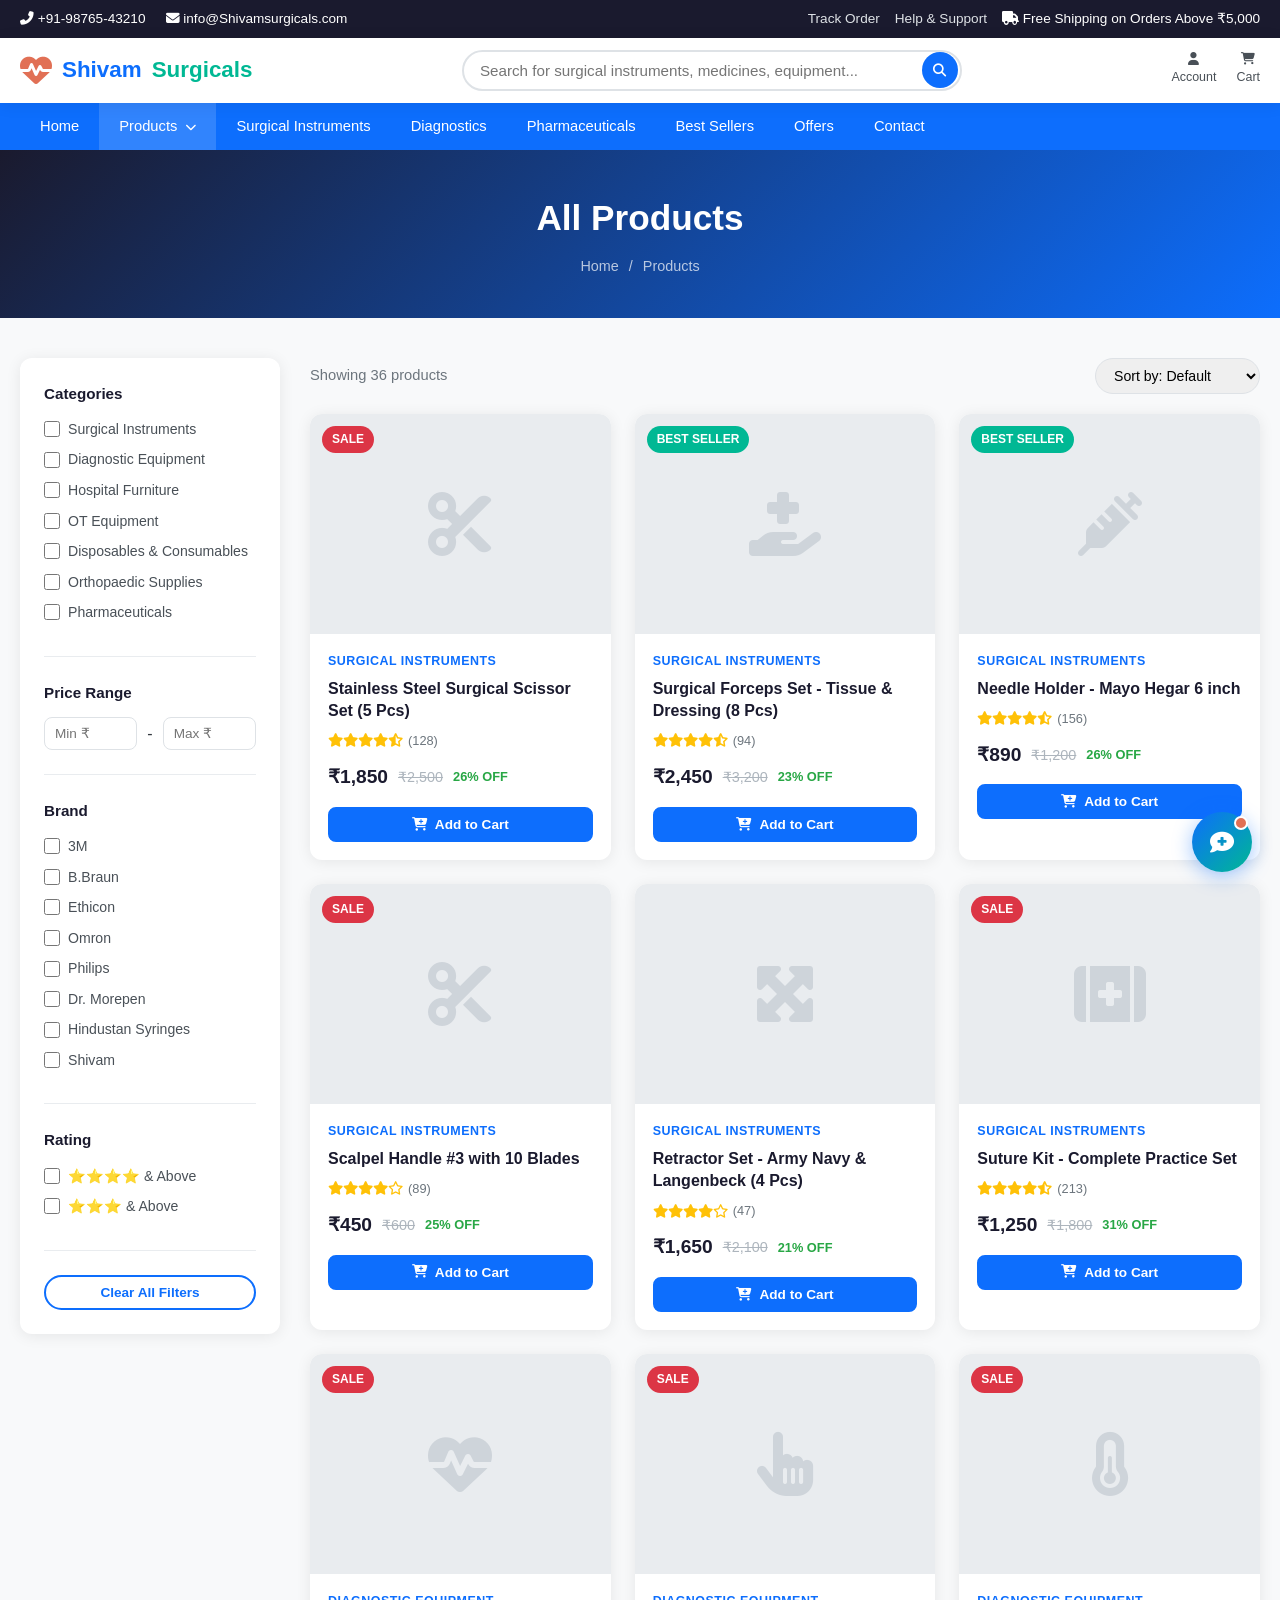
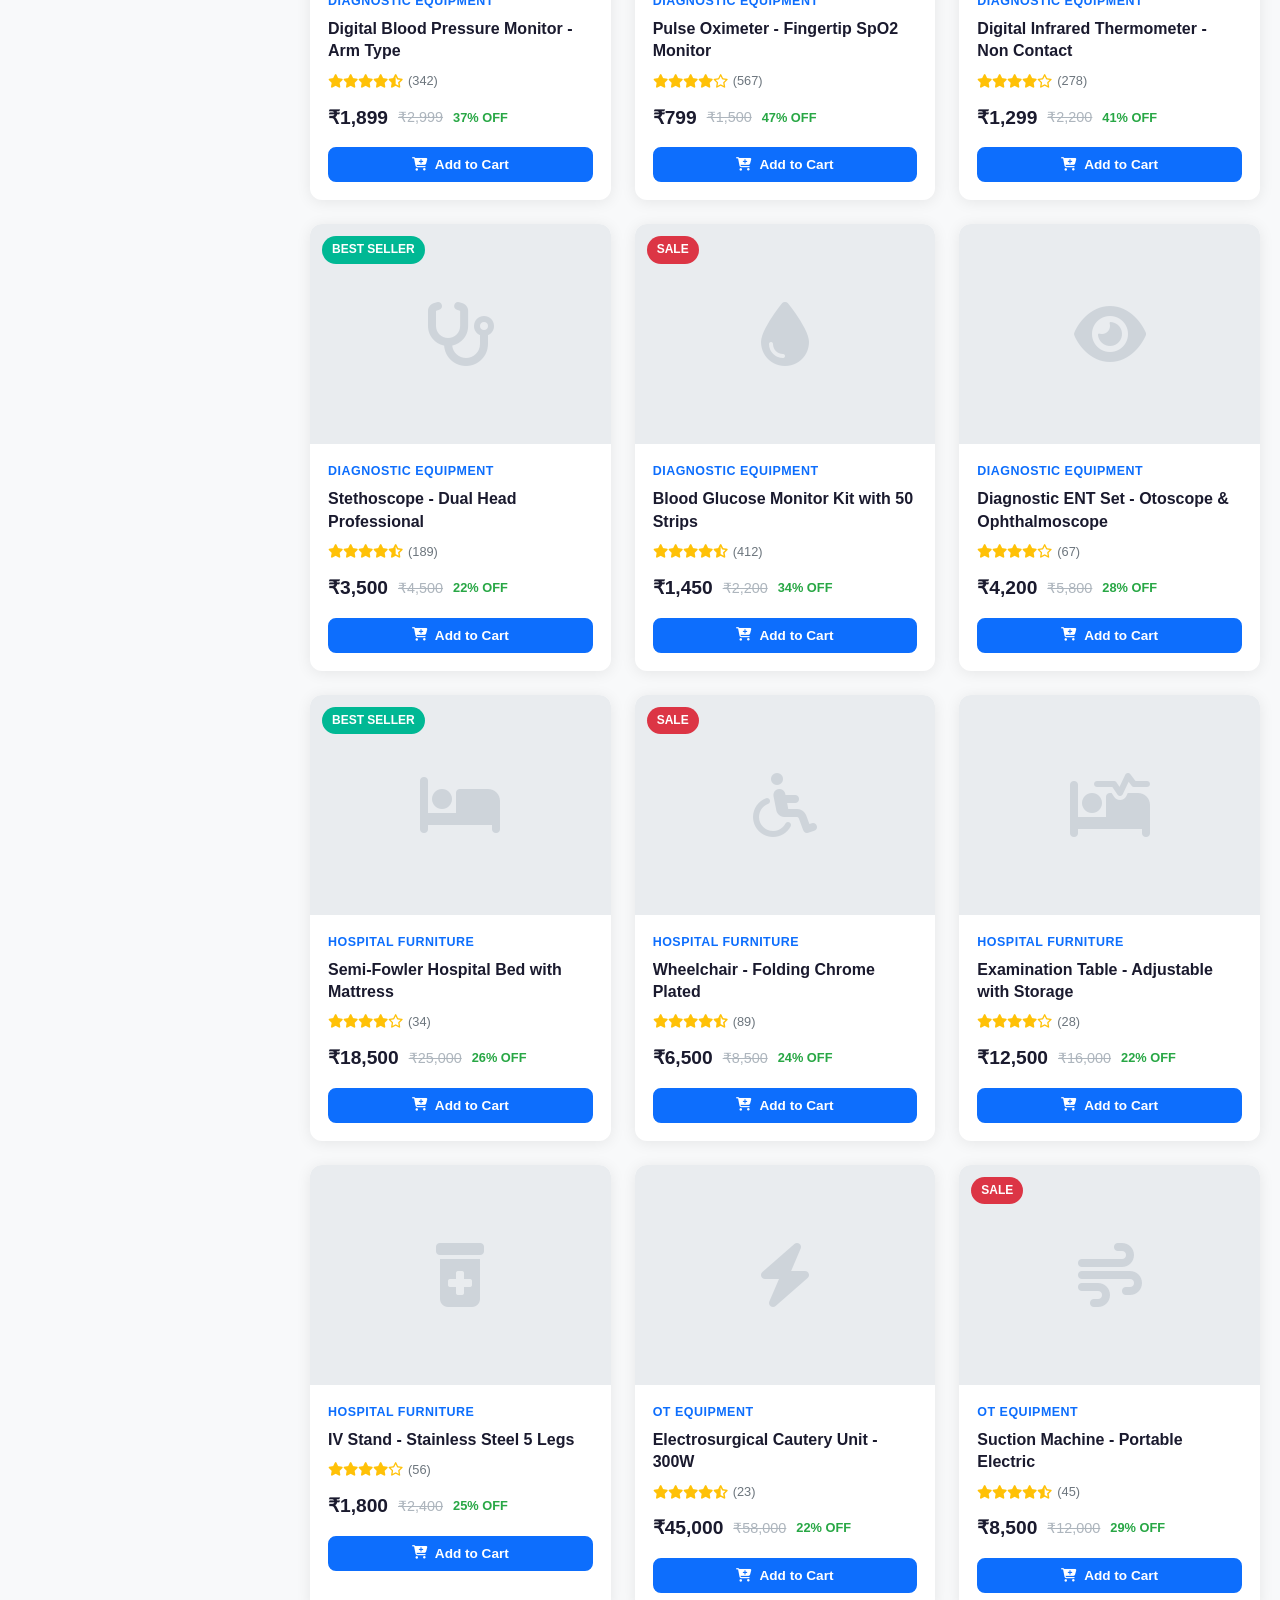
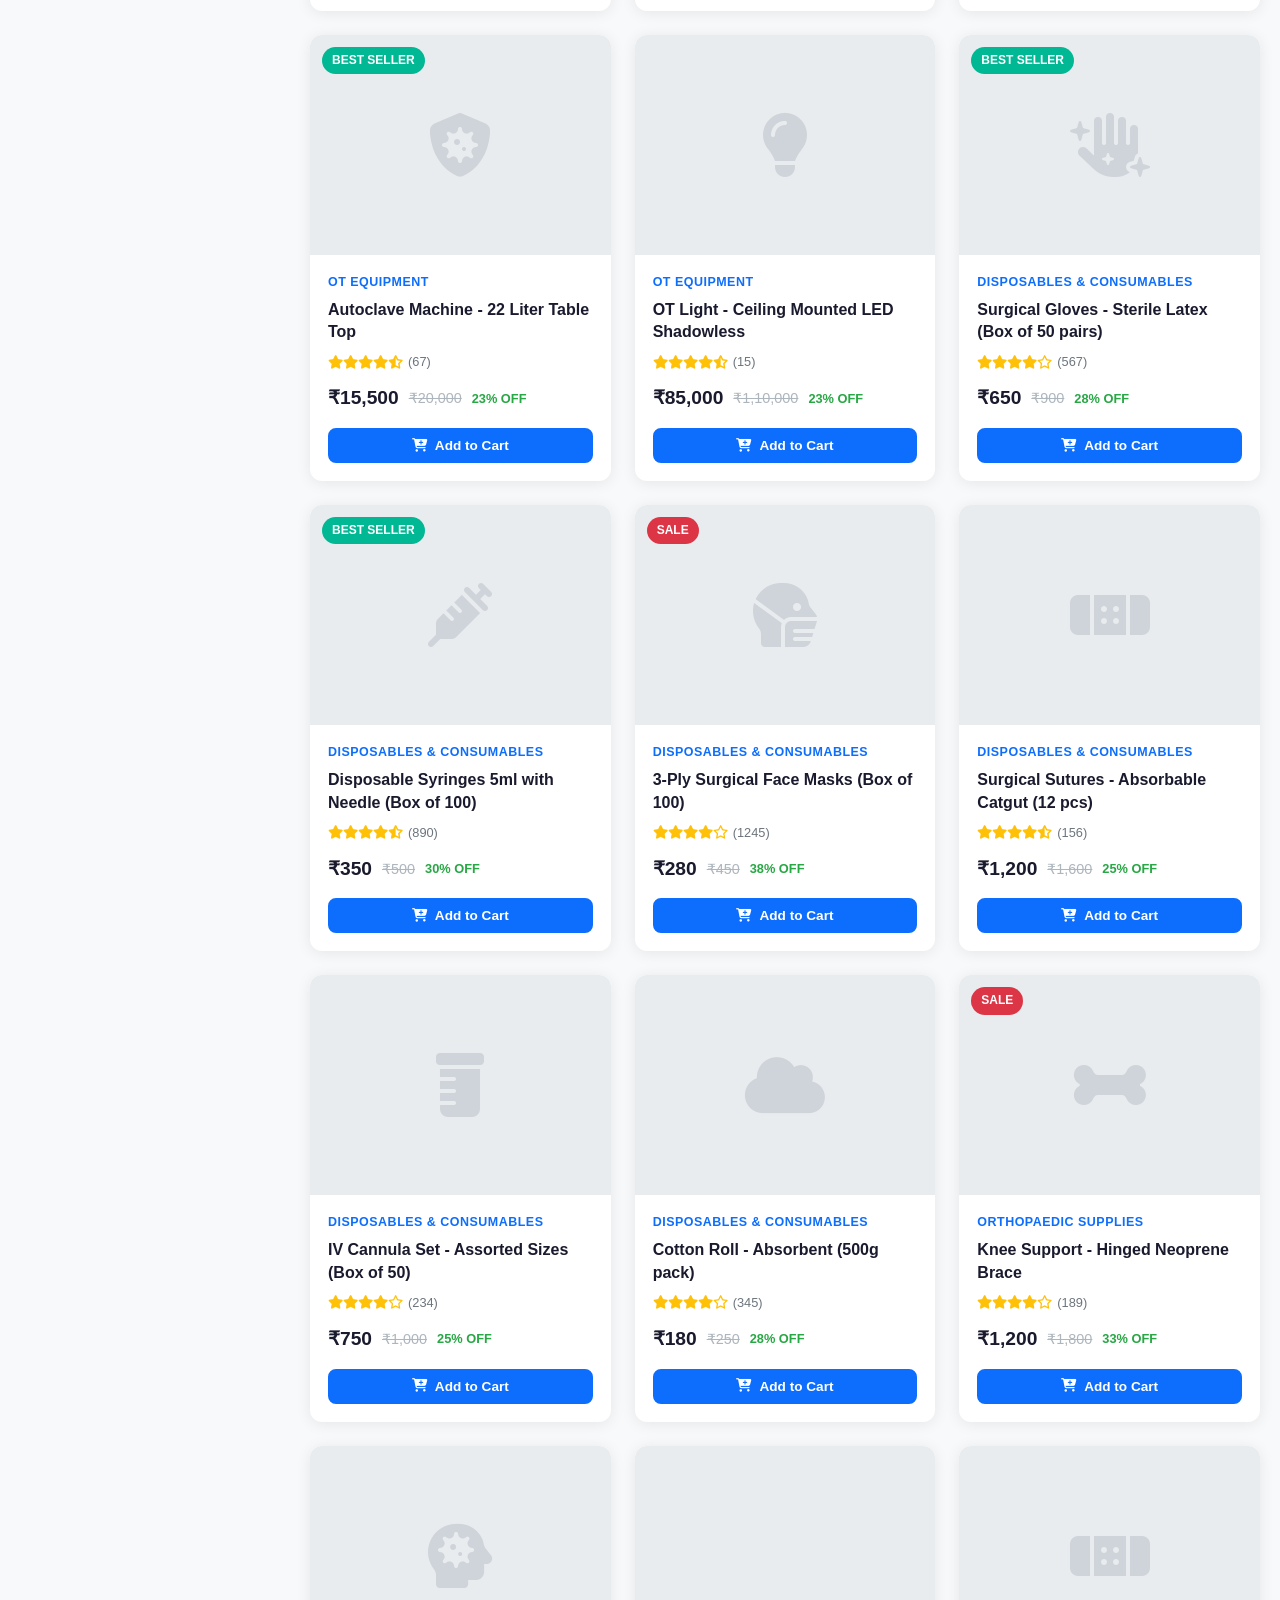
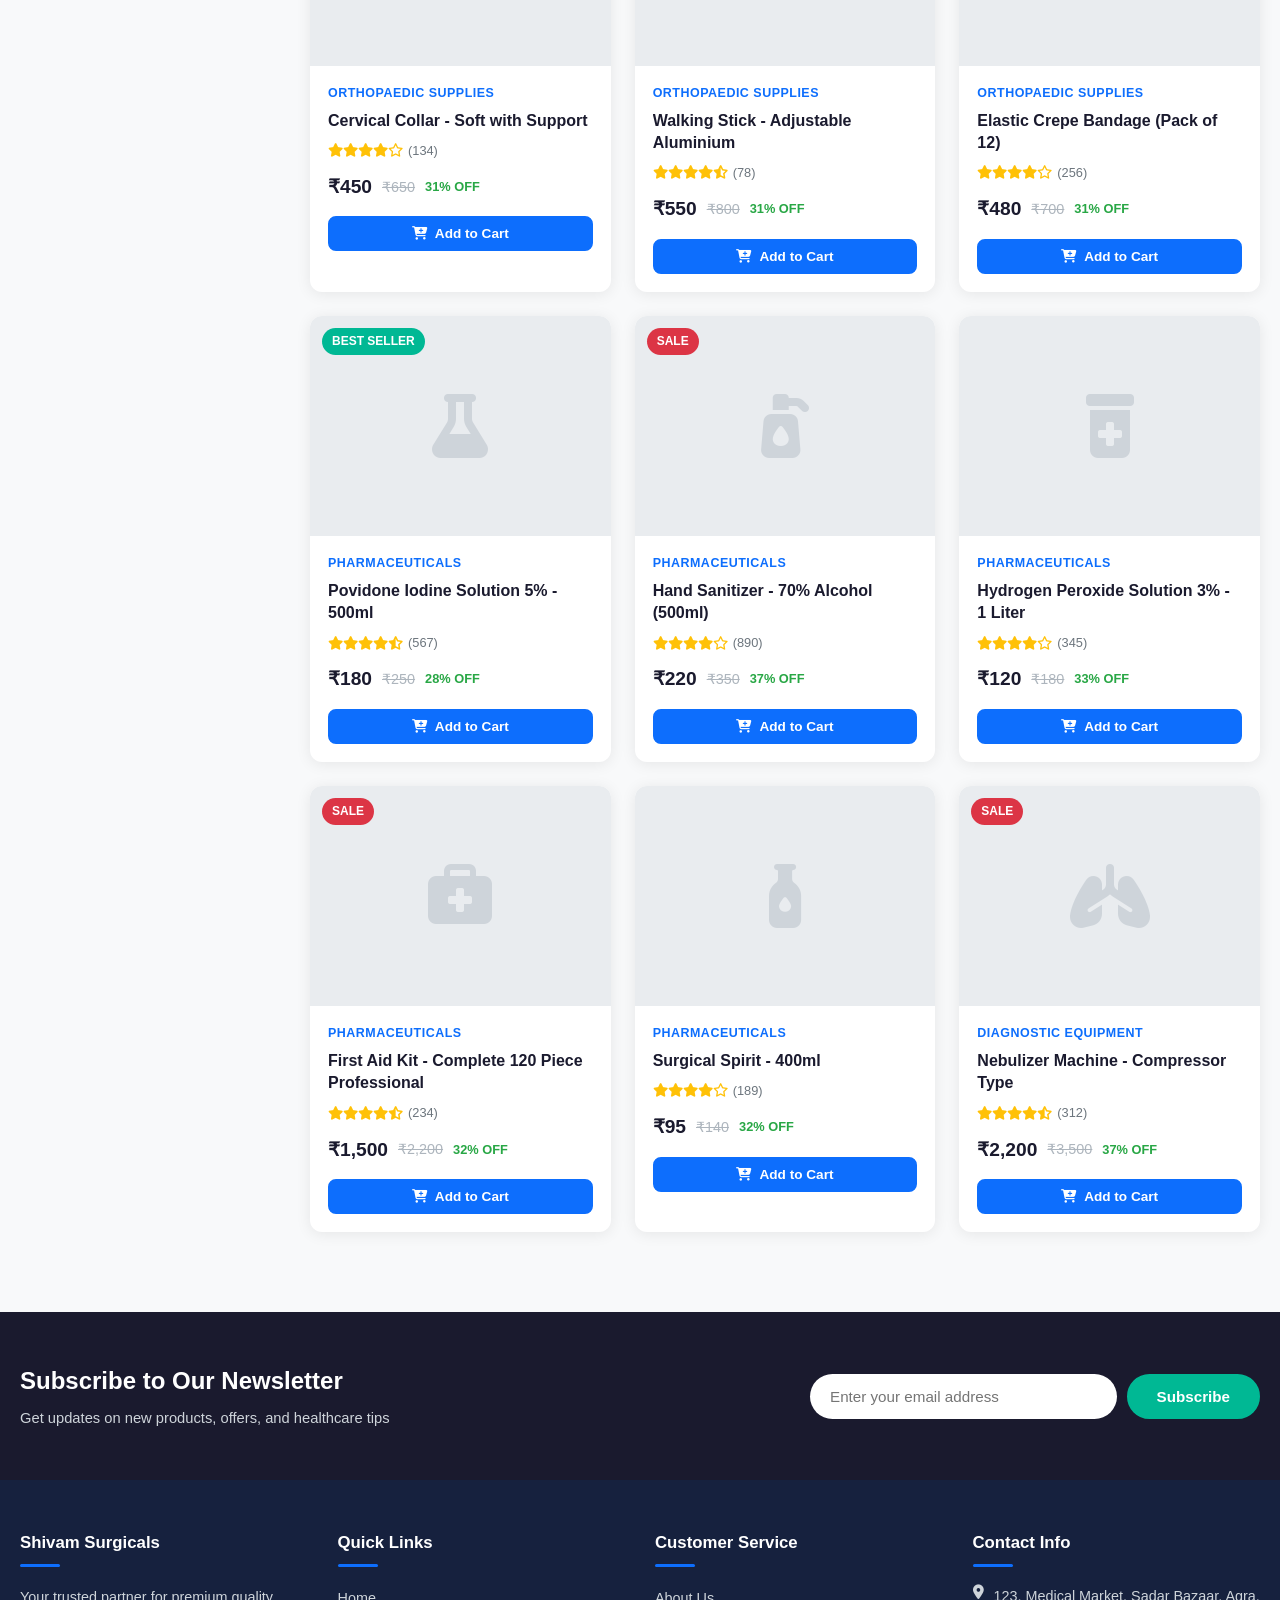
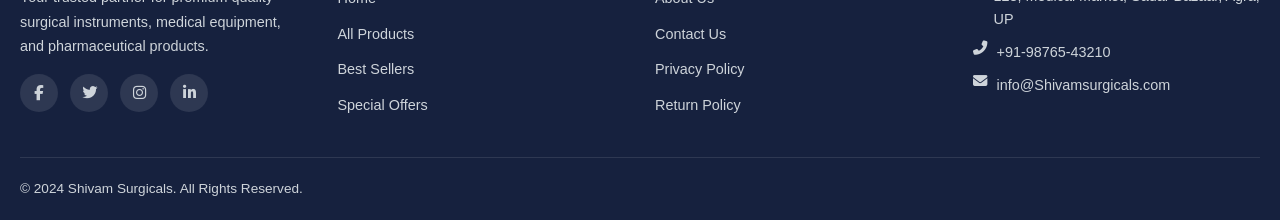
<file: products.html>
<!DOCTYPE html>
<html lang="en">
<head>
    <meta charset="UTF-8">
    <meta name="viewport" content="width=device-width, initial-scale=1.0">
    <title>All Products - Shivam Surgicals</title>
    <link rel="stylesheet" href="css/style.css">
    <link rel="stylesheet" href="https://cdnjs.cloudflare.com/ajax/libs/font-awesome/6.5.1/css/all.min.css">
</head>
<body>

    <!-- Top Bar -->
    <div class="top-bar">
        <div class="container">
            <div class="top-bar-left">
                <span><i class="fas fa-phone-alt"></i> +91-98765-43210</span>
                <span><i class="fas fa-envelope"></i> info@Shivamsurgicals.com</span>
            </div>
            <div class="top-bar-right">
                <a href="#">Track Order</a>
                <a href="#">Help & Support</a>
                <span><i class="fas fa-truck"></i> Free Shipping on Orders Above ₹5,000</span>
            </div>
        </div>
    </div>

    <!-- Header -->
    <header class="header">
        <div class="container">
            <a href="index.html" class="logo">
                <i class="fas fa-heartbeat" style="font-size: 2rem; color: #e17055;"></i>
                Shivam <span>Surgicals</span>
            </a>

            <div class="search-bar">
                <input type="text" id="searchInput" placeholder="Search for surgical instruments, medicines, equipment..." oninput="searchProducts(this.value)">
                <button onclick="searchProducts(document.getElementById('searchInput').value)">
                    <i class="fas fa-search"></i>
                </button>
                <div id="searchResults" class="search-dropdown" style="display:none; position:absolute; top:100%; left:0; right:0; background:#fff; border-radius:0 0 12px 12px; box-shadow:0 5px 30px rgba(0,0,0,0.12); max-height:300px; overflow-y:auto; z-index:999;"></div>
            </div>

            <div class="header-actions">
                <a href="#" class="header-action" onclick="event.preventDefault()">
                    <i class="fas fa-user"></i>
                    <span>Account</span>
                </a>
                <a href="cart.html" class="header-action">
                    <i class="fas fa-shopping-cart"></i>
                    <span>Cart</span>
                    <span class="cart-count" id="cartCount">0</span>
                </a>
            </div>

            <button class="menu-toggle" onclick="toggleMobileMenu()">
                <i class="fas fa-bars"></i>
            </button>
        </div>
    </header>

    <!-- Navigation -->
    <nav class="nav">
        <div class="container">
            <ul class="nav-list" id="navList">
                <li><a href="index.html">Home</a></li>
                <li>
                    <a href="products.html" class="active">Products <i class="fas fa-chevron-down" style="font-size:0.7rem;margin-left:4px;"></i></a>
                    <ul class="dropdown">
                        <li><a href="products.html?category=surgical-instruments">Surgical Instruments</a></li>
                        <li><a href="products.html?category=diagnostic-equipment">Diagnostic Equipment</a></li>
                        <li><a href="products.html?category=hospital-furniture">Hospital Furniture</a></li>
                        <li><a href="products.html?category=ot-equipment">OT Equipment</a></li>
                        <li><a href="products.html?category=disposables">Disposables & Consumables</a></li>
                        <li><a href="products.html?category=orthopaedic">Orthopaedic Supplies</a></li>
                        <li><a href="products.html?category=pharmaceuticals">Pharmaceuticals</a></li>
                        <li><a href="products.html">View All Products</a></li>
                    </ul>
                </li>
                <li><a href="products.html?category=surgical-instruments">Surgical Instruments</a></li>
                <li><a href="products.html?category=diagnostic-equipment">Diagnostics</a></li>
                <li><a href="products.html?category=pharmaceuticals">Pharmaceuticals</a></li>
                <li><a href="products.html?tag=bestseller">Best Sellers</a></li>
                <li><a href="products.html?tag=sale">Offers</a></li>
                <li><a href="index.html#contact">Contact</a></li>
            </ul>
        </div>
    </nav>

    <!-- Page Header -->
    <div class="page-header">
        <h1 id="pageTitle">All Products</h1>
        <div class="breadcrumb">
            <a href="index.html">Home</a> <span>/</span> <span id="breadcrumbCurrent">Products</span>
        </div>
    </div>

    <!-- Products Page Content -->
    <div class="container">
        <div class="products-page">
            <!-- Sidebar Filters -->
            <aside class="sidebar">
                <div class="filter-group">
                    <h3>Categories</h3>
                    <label><input type="checkbox" value="surgical-instruments" onchange="applyFilters()"> Surgical Instruments</label>
                    <label><input type="checkbox" value="diagnostic-equipment" onchange="applyFilters()"> Diagnostic Equipment</label>
                    <label><input type="checkbox" value="hospital-furniture" onchange="applyFilters()"> Hospital Furniture</label>
                    <label><input type="checkbox" value="ot-equipment" onchange="applyFilters()"> OT Equipment</label>
                    <label><input type="checkbox" value="disposables" onchange="applyFilters()"> Disposables & Consumables</label>
                    <label><input type="checkbox" value="orthopaedic" onchange="applyFilters()"> Orthopaedic Supplies</label>
                    <label><input type="checkbox" value="pharmaceuticals" onchange="applyFilters()"> Pharmaceuticals</label>
                </div>

                <div class="filter-group">
                    <h3>Price Range</h3>
                    <div class="price-range">
                        <input type="number" placeholder="Min ₹" id="priceMin" oninput="applyFilters()">
                        <span>-</span>
                        <input type="number" placeholder="Max ₹" id="priceMax" oninput="applyFilters()">
                    </div>
                </div>

                <div class="filter-group">
                    <h3>Brand</h3>
                    <label><input type="checkbox" value="3M" class="brand-filter" onchange="applyFilters()"> 3M</label>
                    <label><input type="checkbox" value="B.Braun" class="brand-filter" onchange="applyFilters()"> B.Braun</label>
                    <label><input type="checkbox" value="Ethicon" class="brand-filter" onchange="applyFilters()"> Ethicon</label>
                    <label><input type="checkbox" value="Omron" class="brand-filter" onchange="applyFilters()"> Omron</label>
                    <label><input type="checkbox" value="Philips" class="brand-filter" onchange="applyFilters()"> Philips</label>
                    <label><input type="checkbox" value="Dr. Morepen" class="brand-filter" onchange="applyFilters()"> Dr. Morepen</label>
                    <label><input type="checkbox" value="Hindustan Syringes" class="brand-filter" onchange="applyFilters()"> Hindustan Syringes</label>
                    <label><input type="checkbox" value="Shivam" class="brand-filter" onchange="applyFilters()"> Shivam</label>
                </div>

                <div class="filter-group">
                    <h3>Rating</h3>
                    <label><input type="checkbox" value="4" class="rating-filter" onchange="applyFilters()"> ⭐⭐⭐⭐ & Above</label>
                    <label><input type="checkbox" value="3" class="rating-filter" onchange="applyFilters()"> ⭐⭐⭐ & Above</label>
                </div>

                <button class="btn btn-outline-primary btn-sm btn-block" onclick="clearFilters()">Clear All Filters</button>
            </aside>

            <!-- Products Grid -->
            <div>
                <div class="products-toolbar">
                    <span class="result-count" id="resultCount">Showing 0 products</span>
                    <select id="sortSelect" onchange="applyFilters()">
                        <option value="default">Sort by: Default</option>
                        <option value="price-low">Price: Low to High</option>
                        <option value="price-high">Price: High to Low</option>
                        <option value="name-az">Name: A to Z</option>
                        <option value="name-za">Name: Z to A</option>
                        <option value="rating">Highest Rated</option>
                    </select>
                </div>
                <div class="products-grid" id="productsGrid">
                    <!-- Filled by JS -->
                </div>
            </div>
        </div>
    </div>

    <!-- Newsletter -->
    <section class="newsletter" style="margin-top:40px;">
        <div class="container">
            <div>
                <h3>Subscribe to Our Newsletter</h3>
                <p>Get updates on new products, offers, and healthcare tips</p>
            </div>
            <form class="newsletter-form" onsubmit="event.preventDefault(); showToast('Thank you for subscribing!', 'success');">
                <input type="email" placeholder="Enter your email address" required>
                <button type="submit" class="btn btn-secondary">Subscribe</button>
            </form>
        </div>
    </section>

    <!-- Footer -->
    <footer class="footer">
        <div class="container">
            <div class="footer-grid">
                <div class="footer-col">
                    <h4>Shivam Surgicals</h4>
                    <p>Your trusted partner for premium quality surgical instruments, medical equipment, and pharmaceutical products.</p>
                    <div class="footer-social">
                        <a href="#"><i class="fab fa-facebook-f"></i></a>
                        <a href="#"><i class="fab fa-twitter"></i></a>
                        <a href="#"><i class="fab fa-instagram"></i></a>
                        <a href="#"><i class="fab fa-linkedin-in"></i></a>
                    </div>
                </div>
                <div class="footer-col">
                    <h4>Quick Links</h4>
                    <ul>
                        <li><a href="index.html">Home</a></li>
                        <li><a href="products.html">All Products</a></li>
                        <li><a href="products.html?tag=bestseller">Best Sellers</a></li>
                        <li><a href="products.html?tag=sale">Special Offers</a></li>
                    </ul>
                </div>
                <div class="footer-col">
                    <h4>Customer Service</h4>
                    <ul>
                        <li><a href="#">About Us</a></li>
                        <li><a href="#">Contact Us</a></li>
                        <li><a href="#">Privacy Policy</a></li>
                        <li><a href="#">Return Policy</a></li>
                    </ul>
                </div>
                <div class="footer-col">
                    <h4>Contact Info</h4>
                    <ul class="footer-contact">
                        <li><i class="fas fa-map-marker-alt"></i><span>123, Medical Market, Sadar Bazaar, Agra, UP</span></li>
                        <li><i class="fas fa-phone-alt"></i><span>+91-98765-43210</span></li>
                        <li><i class="fas fa-envelope"></i><span>info@Shivamsurgicals.com</span></li>
                    </ul>
                </div>
            </div>
            <div class="footer-bottom">
                <p>&copy; 2024 Shivam Surgicals. All Rights Reserved.</p>
            </div>
        </div>
    </footer>

    <!-- Toast -->
    <div class="toast" id="toast"></div>

    <script src="js/products-data.js"></script>
    <script src="js/app.js"></script>
    <script src="js/chatbot.js"></script>
    <script>
        document.addEventListener('DOMContentLoaded', function() {
            initProductsPage();
            updateCartCount();
        });
    </script>
</body>
</html>
</file>
<file: css/style.css>
/* ========== CSS RESET & VARIABLES ========== */
*, *::before, *::after {
    margin: 0;
    padding: 0;
    box-sizing: border-box;
}

:root {
    --primary: #0d6efd;
    --primary-dark: #0a58ca;
    --secondary: #00b894;
    --accent: #e17055;
    --dark: #1a1a2e;
    --dark-light: #16213e;
    --gray-100: #f8f9fa;
    --gray-200: #e9ecef;
    --gray-300: #dee2e6;
    --gray-400: #ced4da;
    --gray-500: #adb5bd;
    --gray-600: #6c757d;
    --gray-700: #495057;
    --gray-800: #343a40;
    --white: #ffffff;
    --success: #28a745;
    --danger: #dc3545;
    --warning: #ffc107;
    --shadow: 0 2px 15px rgba(0, 0, 0, 0.08);
    --shadow-lg: 0 5px 30px rgba(0, 0, 0, 0.12);
    --radius: 8px;
    --radius-lg: 12px;
    --transition: all 0.3s ease;
    --font-main: 'Segoe UI', Tahoma, Geneva, Verdana, sans-serif;
}

html {
    scroll-behavior: smooth;
}

body {
    font-family: var(--font-main);
    color: var(--gray-800);
    background: var(--gray-100);
    line-height: 1.6;
}

a {
    text-decoration: none;
    color: inherit;
    transition: var(--transition);
}

ul, ol {
    list-style: none;
}

img {
    max-width: 100%;
    height: auto;
    display: block;
}

button {
    cursor: pointer;
    border: none;
    outline: none;
    font-family: inherit;
    transition: var(--transition);
}

input, select, textarea {
    font-family: inherit;
    outline: none;
    border: 1px solid var(--gray-300);
    border-radius: var(--radius);
    padding: 10px 14px;
    font-size: 0.95rem;
    transition: var(--transition);
}

input:focus, select:focus, textarea:focus {
    border-color: var(--primary);
    box-shadow: 0 0 0 3px rgba(13, 110, 253, 0.15);
}

.container {
    max-width: 1280px;
    margin: 0 auto;
    padding: 0 20px;
}

/* ========== TOP BAR ========== */
.top-bar {
    background: var(--dark);
    color: var(--white);
    padding: 8px 0;
    font-size: 0.85rem;
}

.top-bar .container {
    display: flex;
    justify-content: space-between;
    align-items: center;
    flex-wrap: wrap;
    gap: 8px;
}

.top-bar a {
    color: var(--gray-300);
}

.top-bar a:hover {
    color: var(--white);
}

.top-bar-left {
    display: flex;
    align-items: center;
    gap: 20px;
}

.top-bar-right {
    display: flex;
    align-items: center;
    gap: 15px;
}

/* ========== HEADER / NAVBAR ========== */
.header {
    background: var(--white);
    box-shadow: var(--shadow);
    position: sticky;
    top: 0;
    z-index: 1000;
}

.header .container {
    display: flex;
    justify-content: space-between;
    align-items: center;
    padding: 12px 20px;
    gap: 20px;
}

.logo {
    display: flex;
    align-items: center;
    gap: 10px;
    font-size: 1.4rem;
    font-weight: 700;
    color: var(--primary);
    white-space: nowrap;
}

.logo svg {
    width: 40px;
    height: 40px;
}

.logo span {
    color: var(--secondary);
}

.search-bar {
    flex: 1;
    max-width: 500px;
    display: flex;
    position: relative;
}

.search-bar input {
    width: 100%;
    padding: 10px 45px 10px 16px;
    border: 2px solid var(--gray-300);
    border-radius: 50px;
    font-size: 0.95rem;
}

.search-bar input:focus {
    border-color: var(--primary);
}

.search-bar button {
    position: absolute;
    right: 4px;
    top: 50%;
    transform: translateY(-50%);
    background: var(--primary);
    color: var(--white);
    border-radius: 50%;
    width: 36px;
    height: 36px;
    display: flex;
    align-items: center;
    justify-content: center;
}

.search-bar button:hover {
    background: var(--primary-dark);
}

.header-actions {
    display: flex;
    align-items: center;
    gap: 20px;
}

.header-action {
    display: flex;
    flex-direction: column;
    align-items: center;
    gap: 2px;
    font-size: 0.78rem;
    color: var(--gray-700);
    position: relative;
    cursor: pointer;
}

.header-action:hover {
    color: var(--primary);
}

.header-action svg {
    width: 24px;
    height: 24px;
}

.cart-count {
    position: absolute;
    top: -6px;
    right: -8px;
    background: var(--accent);
    color: var(--white);
    font-size: 0.7rem;
    font-weight: 700;
    width: 20px;
    height: 20px;
    border-radius: 50%;
    display: flex;
    align-items: center;
    justify-content: center;
}

/* Mobile menu toggle */
.menu-toggle {
    display: none;
    background: none;
    font-size: 1.6rem;
    color: var(--gray-700);
}

/* ========== NAVIGATION ========== */
.nav {
    background: var(--primary);
}

.nav .container {
    display: flex;
    align-items: center;
    gap: 0;
}

.nav-list {
    display: flex;
    gap: 0;
    width: 100%;
}

.nav-list li {
    position: relative;
}

.nav-list li a {
    display: block;
    color: var(--white);
    padding: 12px 20px;
    font-size: 0.92rem;
    font-weight: 500;
    white-space: nowrap;
}

.nav-list li a:hover,
.nav-list li a.active {
    background: rgba(255, 255, 255, 0.15);
}

/* Dropdown */
.nav-list li .dropdown {
    position: absolute;
    top: 100%;
    left: 0;
    min-width: 220px;
    background: var(--white);
    box-shadow: var(--shadow-lg);
    border-radius: 0 0 var(--radius) var(--radius);
    opacity: 0;
    visibility: hidden;
    transform: translateY(10px);
    transition: var(--transition);
    z-index: 100;
}

.nav-list li:hover .dropdown {
    opacity: 1;
    visibility: visible;
    transform: translateY(0);
}

.dropdown a {
    color: var(--gray-800) !important;
    padding: 10px 18px !important;
    font-size: 0.88rem !important;
    border-bottom: 1px solid var(--gray-200);
}

.dropdown a:hover {
    background: var(--gray-100) !important;
    color: var(--primary) !important;
}

/* ========== HERO BANNER ========== */
.hero {
    background: linear-gradient(135deg, var(--dark) 0%, var(--dark-light) 50%, var(--primary) 100%);
    color: var(--white);
    padding: 60px 0;
    position: relative;
    overflow: hidden;
}

.hero::before {
    content: '';
    position: absolute;
    top: -50%;
    right: -10%;
    width: 600px;
    height: 600px;
    background: radial-gradient(circle, rgba(0, 184, 148, 0.2), transparent 70%);
    border-radius: 50%;
}

.hero .container {
    display: flex;
    align-items: center;
    justify-content: space-between;
    gap: 40px;
    position: relative;
    z-index: 1;
}

.hero-content {
    flex: 1;
    max-width: 600px;
}

.hero-content h1 {
    font-size: 2.8rem;
    font-weight: 800;
    line-height: 1.2;
    margin-bottom: 16px;
}

.hero-content h1 span {
    color: var(--secondary);
}

.hero-content p {
    font-size: 1.1rem;
    color: rgba(255, 255, 255, 0.85);
    margin-bottom: 30px;
    line-height: 1.7;
}

.hero-btns {
    display: flex;
    gap: 15px;
    flex-wrap: wrap;
}

.hero-visual {
    flex: 1;
    display: flex;
    justify-content: center;
    align-items: center;
}

.hero-visual svg {
    width: 100%;
    max-width: 450px;
    height: auto;
}

/* ========== BUTTONS ========== */
.btn {
    display: inline-flex;
    align-items: center;
    justify-content: center;
    gap: 8px;
    padding: 12px 28px;
    border-radius: 50px;
    font-size: 0.95rem;
    font-weight: 600;
    transition: var(--transition);
    cursor: pointer;
    border: 2px solid transparent;
}

.btn-primary {
    background: var(--primary);
    color: var(--white);
    border-color: var(--primary);
}

.btn-primary:hover {
    background: var(--primary-dark);
    border-color: var(--primary-dark);
    transform: translateY(-2px);
    box-shadow: 0 4px 15px rgba(13, 110, 253, 0.4);
}

.btn-secondary {
    background: var(--secondary);
    color: var(--white);
    border-color: var(--secondary);
}

.btn-secondary:hover {
    background: #00a383;
    border-color: #00a383;
    transform: translateY(-2px);
}

.btn-outline {
    background: transparent;
    color: var(--white);
    border-color: var(--white);
}

.btn-outline:hover {
    background: var(--white);
    color: var(--dark);
    transform: translateY(-2px);
}

.btn-outline-primary {
    background: transparent;
    color: var(--primary);
    border-color: var(--primary);
}

.btn-outline-primary:hover {
    background: var(--primary);
    color: var(--white);
}

.btn-danger {
    background: var(--danger);
    color: var(--white);
    border-color: var(--danger);
}

.btn-danger:hover {
    background: #bb2d3b;
}

.btn-sm {
    padding: 8px 18px;
    font-size: 0.85rem;
}

.btn-lg {
    padding: 14px 36px;
    font-size: 1.05rem;
}

.btn-block {
    width: 100%;
}

/* ========== SECTION STYLES ========== */
.section {
    padding: 60px 0;
}

.section-title {
    text-align: center;
    margin-bottom: 40px;
}

.section-title h2 {
    font-size: 2rem;
    font-weight: 700;
    color: var(--dark);
    margin-bottom: 10px;
}

.section-title p {
    color: var(--gray-600);
    font-size: 1.05rem;
    max-width: 600px;
    margin: 0 auto;
}

/* ========== CATEGORIES GRID ========== */
.categories-grid {
    display: grid;
    grid-template-columns: repeat(auto-fill, minmax(180px, 1fr));
    gap: 20px;
}

.category-card {
    background: var(--white);
    border-radius: var(--radius-lg);
    padding: 30px 20px;
    text-align: center;
    box-shadow: var(--shadow);
    transition: var(--transition);
    cursor: pointer;
}

.category-card:hover {
    transform: translateY(-5px);
    box-shadow: var(--shadow-lg);
}

.category-card .icon {
    width: 70px;
    height: 70px;
    margin: 0 auto 15px;
    background: linear-gradient(135deg, rgba(13, 110, 253, 0.1), rgba(0, 184, 148, 0.1));
    border-radius: 50%;
    display: flex;
    align-items: center;
    justify-content: center;
}

.category-card .icon svg {
    width: 35px;
    height: 35px;
    color: var(--primary);
}

.category-card h3 {
    font-size: 0.95rem;
    font-weight: 600;
    color: var(--dark);
    margin-bottom: 5px;
}

.category-card p {
    font-size: 0.8rem;
    color: var(--gray-600);
}

/* ========== PRODUCT CARDS ========== */
.products-grid {
    display: grid;
    grid-template-columns: repeat(auto-fill, minmax(260px, 1fr));
    gap: 24px;
}

.product-card {
    background: var(--white);
    border-radius: var(--radius-lg);
    overflow: hidden;
    box-shadow: var(--shadow);
    transition: var(--transition);
    position: relative;
}

.product-card:hover {
    transform: translateY(-4px);
    box-shadow: var(--shadow-lg);
}

.product-badge {
    position: absolute;
    top: 12px;
    left: 12px;
    background: var(--accent);
    color: var(--white);
    font-size: 0.75rem;
    font-weight: 700;
    padding: 4px 10px;
    border-radius: 20px;
    z-index: 2;
}

.product-badge.sale {
    background: var(--danger);
}

.product-badge.new {
    background: var(--secondary);
}

.product-image {
    width: 100%;
    height: 220px;
    background: var(--gray-200);
    display: flex;
    align-items: center;
    justify-content: center;
    overflow: hidden;
    position: relative;
}

.product-image svg {
    width: 80px;
    height: 80px;
    color: var(--gray-400);
}

.product-image img {
    width: 100%;
    height: 100%;
    object-fit: cover;
}

.product-actions-overlay {
    position: absolute;
    bottom: 0;
    left: 0;
    right: 0;
    background: rgba(0, 0, 0, 0.6);
    display: flex;
    justify-content: center;
    gap: 10px;
    padding: 12px;
    transform: translateY(100%);
    transition: var(--transition);
}

.product-card:hover .product-actions-overlay {
    transform: translateY(0);
}

.product-actions-overlay button {
    background: var(--white);
    color: var(--dark);
    width: 38px;
    height: 38px;
    border-radius: 50%;
    display: flex;
    align-items: center;
    justify-content: center;
    font-size: 0.9rem;
}

.product-actions-overlay button:hover {
    background: var(--primary);
    color: var(--white);
}

.product-info {
    padding: 18px;
}

.product-category {
    font-size: 0.78rem;
    color: var(--primary);
    font-weight: 600;
    text-transform: uppercase;
    letter-spacing: 0.5px;
    margin-bottom: 6px;
}

.product-name {
    font-size: 1rem;
    font-weight: 600;
    color: var(--dark);
    margin-bottom: 8px;
    line-height: 1.4;
    display: -webkit-box;
    -webkit-line-clamp: 2;
    -webkit-box-orient: vertical;
    overflow: hidden;
}

.product-name a:hover {
    color: var(--primary);
}

.product-rating {
    display: flex;
    align-items: center;
    gap: 5px;
    margin-bottom: 10px;
}

.stars {
    color: var(--warning);
    font-size: 0.85rem;
}

.rating-count {
    font-size: 0.8rem;
    color: var(--gray-600);
}

.product-price {
    display: flex;
    align-items: center;
    gap: 10px;
    margin-bottom: 14px;
}

.price-current {
    font-size: 1.2rem;
    font-weight: 700;
    color: var(--dark);
}

.price-original {
    font-size: 0.9rem;
    color: var(--gray-500);
    text-decoration: line-through;
}

.price-discount {
    font-size: 0.8rem;
    color: var(--success);
    font-weight: 600;
}

.product-card .btn {
    width: 100%;
    border-radius: var(--radius);
}

/* ========== FEATURES / TRUST BADGES ========== */
.features-grid {
    display: grid;
    grid-template-columns: repeat(auto-fill, minmax(250px, 1fr));
    gap: 24px;
}

.feature-card {
    display: flex;
    align-items: center;
    gap: 16px;
    background: var(--white);
    padding: 24px;
    border-radius: var(--radius-lg);
    box-shadow: var(--shadow);
}

.feature-card .icon {
    width: 56px;
    height: 56px;
    min-width: 56px;
    background: linear-gradient(135deg, var(--primary), var(--secondary));
    border-radius: 50%;
    display: flex;
    align-items: center;
    justify-content: center;
    color: var(--white);
}

.feature-card .icon svg {
    width: 26px;
    height: 26px;
}

.feature-card h3 {
    font-size: 1rem;
    font-weight: 600;
    margin-bottom: 4px;
}

.feature-card p {
    font-size: 0.85rem;
    color: var(--gray-600);
}

/* ========== BANNER / CTA ========== */
.cta-banner {
    background: linear-gradient(135deg, var(--primary), var(--secondary));
    color: var(--white);
    padding: 50px;
    border-radius: var(--radius-lg);
    text-align: center;
}

.cta-banner h2 {
    font-size: 2rem;
    margin-bottom: 12px;
}

.cta-banner p {
    font-size: 1.05rem;
    opacity: 0.9;
    margin-bottom: 25px;
    max-width: 500px;
    margin-left: auto;
    margin-right: auto;
}

/* ========== BRANDS SECTION ========== */
.brands-grid {
    display: flex;
    justify-content: center;
    align-items: center;
    gap: 40px;
    flex-wrap: wrap;
    opacity: 0.6;
}

.brands-grid .brand {
    font-size: 1.4rem;
    font-weight: 700;
    color: var(--gray-600);
    letter-spacing: 1px;
}

/* ========== TESTIMONIALS ========== */
.testimonials-grid {
    display: grid;
    grid-template-columns: repeat(auto-fill, minmax(320px, 1fr));
    gap: 24px;
}

.testimonial-card {
    background: var(--white);
    padding: 30px;
    border-radius: var(--radius-lg);
    box-shadow: var(--shadow);
}

.testimonial-card .quote {
    font-size: 0.95rem;
    color: var(--gray-700);
    line-height: 1.7;
    margin-bottom: 20px;
    font-style: italic;
}

.testimonial-card .author {
    display: flex;
    align-items: center;
    gap: 12px;
}

.testimonial-card .avatar {
    width: 48px;
    height: 48px;
    border-radius: 50%;
    background: var(--primary);
    color: var(--white);
    display: flex;
    align-items: center;
    justify-content: center;
    font-weight: 700;
    font-size: 1.1rem;
}

.testimonial-card .author-info h4 {
    font-size: 0.95rem;
    font-weight: 600;
}

.testimonial-card .author-info p {
    font-size: 0.82rem;
    color: var(--gray-600);
}

/* ========== NEWSLETTER ========== */
.newsletter {
    background: var(--dark);
    color: var(--white);
    padding: 50px 0;
}

.newsletter .container {
    display: flex;
    align-items: center;
    justify-content: space-between;
    gap: 30px;
    flex-wrap: wrap;
}

.newsletter h3 {
    font-size: 1.5rem;
    margin-bottom: 6px;
}

.newsletter p {
    color: var(--gray-400);
    font-size: 0.92rem;
}

.newsletter-form {
    display: flex;
    gap: 10px;
    flex: 1;
    max-width: 450px;
}

.newsletter-form input {
    flex: 1;
    border-radius: 50px;
    border: none;
    padding: 12px 20px;
}

/* ========== FOOTER ========== */
.footer {
    background: var(--dark-light);
    color: var(--gray-400);
    padding: 50px 0 20px;
}

.footer-grid {
    display: grid;
    grid-template-columns: repeat(auto-fill, minmax(230px, 1fr));
    gap: 30px;
    margin-bottom: 30px;
}

.footer-col h4 {
    color: var(--white);
    font-size: 1.05rem;
    margin-bottom: 18px;
    position: relative;
    padding-bottom: 10px;
}

.footer-col h4::after {
    content: '';
    position: absolute;
    bottom: 0;
    left: 0;
    width: 40px;
    height: 3px;
    background: var(--primary);
    border-radius: 3px;
}

.footer-col p {
    font-size: 0.9rem;
    line-height: 1.7;
    margin-bottom: 15px;
}

.footer-col ul li {
    margin-bottom: 10px;
}

.footer-col ul li a {
    color: var(--gray-400);
    font-size: 0.9rem;
}

.footer-col ul li a:hover {
    color: var(--primary);
    padding-left: 5px;
}

.footer-contact li {
    display: flex;
    gap: 10px;
    align-items: flex-start;
    font-size: 0.9rem;
}

.footer-contact li svg {
    width: 18px;
    height: 18px;
    min-width: 18px;
    margin-top: 3px;
    color: var(--primary);
}

.footer-bottom {
    border-top: 1px solid rgba(255, 255, 255, 0.1);
    padding-top: 20px;
    display: flex;
    justify-content: space-between;
    align-items: center;
    flex-wrap: wrap;
    gap: 15px;
    font-size: 0.85rem;
}

.footer-social {
    display: flex;
    gap: 12px;
}

.footer-social a {
    width: 38px;
    height: 38px;
    border-radius: 50%;
    background: rgba(255, 255, 255, 0.1);
    display: flex;
    align-items: center;
    justify-content: center;
    color: var(--gray-400);
    font-size: 0.95rem;
}

.footer-social a:hover {
    background: var(--primary);
    color: var(--white);
}

/* ========== PRODUCTS PAGE ========== */
.page-header {
    background: linear-gradient(135deg, var(--dark) 0%, var(--primary) 100%);
    color: var(--white);
    padding: 40px 0;
    text-align: center;
}

.page-header h1 {
    font-size: 2.2rem;
    margin-bottom: 8px;
}

.page-header .breadcrumb {
    display: flex;
    justify-content: center;
    gap: 10px;
    font-size: 0.9rem;
    color: rgba(255, 255, 255, 0.7);
}

.page-header .breadcrumb a {
    color: rgba(255, 255, 255, 0.7);
}

.page-header .breadcrumb a:hover {
    color: var(--white);
}

.products-page {
    display: grid;
    grid-template-columns: 260px 1fr;
    gap: 30px;
    padding: 40px 0;
}

/* Sidebar / Filters */
.sidebar {
    background: var(--white);
    border-radius: var(--radius-lg);
    padding: 24px;
    box-shadow: var(--shadow);
    height: fit-content;
    position: sticky;
    top: 80px;
}

.filter-group {
    margin-bottom: 24px;
    padding-bottom: 24px;
    border-bottom: 1px solid var(--gray-200);
}

.filter-group:last-child {
    border-bottom: none;
    margin-bottom: 0;
    padding-bottom: 0;
}

.filter-group h3 {
    font-size: 0.95rem;
    font-weight: 600;
    margin-bottom: 12px;
    color: var(--dark);
}

.filter-group label {
    display: flex;
    align-items: center;
    gap: 8px;
    font-size: 0.88rem;
    color: var(--gray-700);
    margin-bottom: 8px;
    cursor: pointer;
}

.filter-group label:hover {
    color: var(--primary);
}

.filter-group input[type="checkbox"] {
    width: 16px;
    height: 16px;
    accent-color: var(--primary);
}

.price-range {
    display: flex;
    gap: 10px;
    align-items: center;
}

.price-range input {
    width: 100%;
    padding: 8px 10px;
    font-size: 0.85rem;
}

.products-toolbar {
    display: flex;
    justify-content: space-between;
    align-items: center;
    margin-bottom: 20px;
    flex-wrap: wrap;
    gap: 15px;
}

.products-toolbar .result-count {
    font-size: 0.92rem;
    color: var(--gray-600);
}

.products-toolbar select {
    padding: 8px 14px;
    font-size: 0.88rem;
    border-radius: 50px;
}

/* ========== PRODUCT DETAIL PAGE ========== */
.product-detail {
    display: grid;
    grid-template-columns: 1fr 1fr;
    gap: 40px;
    padding: 40px 0;
}

.product-gallery {
    background: var(--white);
    border-radius: var(--radius-lg);
    overflow: hidden;
    box-shadow: var(--shadow);
}

.product-main-image {
    width: 100%;
    height: 450px;
    background: var(--gray-200);
    display: flex;
    align-items: center;
    justify-content: center;
}

.product-main-image svg {
    width: 120px;
    height: 120px;
    color: var(--gray-400);
}

.product-thumbnails {
    display: flex;
    gap: 10px;
    padding: 15px;
}

.product-thumbnails .thumb {
    width: 70px;
    height: 70px;
    background: var(--gray-200);
    border-radius: var(--radius);
    cursor: pointer;
    border: 2px solid transparent;
    display: flex;
    align-items: center;
    justify-content: center;
}

.product-thumbnails .thumb.active,
.product-thumbnails .thumb:hover {
    border-color: var(--primary);
}

.product-details-info {
    padding: 20px 0;
}

.product-details-info .product-category {
    font-size: 0.85rem;
    margin-bottom: 8px;
}

.product-details-info h1 {
    font-size: 1.8rem;
    font-weight: 700;
    color: var(--dark);
    margin-bottom: 12px;
    line-height: 1.3;
}

.product-details-info .product-rating {
    margin-bottom: 16px;
}

.product-details-info .product-price {
    margin-bottom: 20px;
}

.product-details-info .product-price .price-current {
    font-size: 1.8rem;
}

.product-description {
    font-size: 0.95rem;
    color: var(--gray-700);
    line-height: 1.7;
    margin-bottom: 24px;
}

.product-meta {
    display: flex;
    flex-direction: column;
    gap: 10px;
    margin-bottom: 24px;
    padding: 20px;
    background: var(--gray-100);
    border-radius: var(--radius);
}

.product-meta .meta-item {
    display: flex;
    gap: 10px;
    font-size: 0.9rem;
}

.product-meta .meta-item strong {
    min-width: 100px;
    color: var(--dark);
}

.quantity-selector {
    display: flex;
    align-items: center;
    gap: 0;
    margin-bottom: 24px;
}

.quantity-selector button {
    width: 40px;
    height: 40px;
    background: var(--gray-200);
    color: var(--dark);
    font-size: 1.2rem;
    display: flex;
    align-items: center;
    justify-content: center;
}

.quantity-selector button:first-child {
    border-radius: var(--radius) 0 0 var(--radius);
}

.quantity-selector button:last-child {
    border-radius: 0 var(--radius) var(--radius) 0;
}

.quantity-selector input {
    width: 60px;
    height: 40px;
    text-align: center;
    border-radius: 0;
    border-left: none;
    border-right: none;
    font-weight: 600;
}

.product-actions {
    display: flex;
    gap: 12px;
    flex-wrap: wrap;
}

/* ========== CART PAGE ========== */
.cart-page {
    padding: 40px 0;
}

.cart-layout {
    display: grid;
    grid-template-columns: 1fr 380px;
    gap: 30px;
}

.cart-items {
    background: var(--white);
    border-radius: var(--radius-lg);
    box-shadow: var(--shadow);
    overflow: hidden;
}

.cart-header {
    display: grid;
    grid-template-columns: 3fr 1fr 1fr 1fr auto;
    gap: 15px;
    padding: 16px 24px;
    background: var(--gray-100);
    font-weight: 600;
    font-size: 0.88rem;
    color: var(--gray-700);
}

.cart-item {
    display: grid;
    grid-template-columns: 3fr 1fr 1fr 1fr auto;
    gap: 15px;
    padding: 20px 24px;
    align-items: center;
    border-bottom: 1px solid var(--gray-200);
}

.cart-item:last-child {
    border-bottom: none;
}

.cart-product {
    display: flex;
    align-items: center;
    gap: 16px;
}

.cart-product-image {
    width: 80px;
    height: 80px;
    background: var(--gray-200);
    border-radius: var(--radius);
    display: flex;
    align-items: center;
    justify-content: center;
    flex-shrink: 0;
}

.cart-product-image svg {
    width: 35px;
    height: 35px;
    color: var(--gray-400);
}

.cart-product-info h3 {
    font-size: 0.95rem;
    font-weight: 600;
    color: var(--dark);
    margin-bottom: 4px;
}

.cart-product-info p {
    font-size: 0.82rem;
    color: var(--gray-600);
}

.cart-item .quantity-selector {
    margin-bottom: 0;
}

.cart-item .quantity-selector button {
    width: 32px;
    height: 32px;
    font-size: 1rem;
}

.cart-item .quantity-selector input {
    width: 45px;
    height: 32px;
    font-size: 0.85rem;
}

.cart-item-price {
    font-weight: 600;
    color: var(--dark);
}

.cart-item-total {
    font-weight: 700;
    color: var(--primary);
}

.cart-item-remove {
    background: none;
    color: var(--gray-500);
    font-size: 1.1rem;
    padding: 5px;
}

.cart-item-remove:hover {
    color: var(--danger);
}

/* Cart Summary */
.cart-summary {
    background: var(--white);
    border-radius: var(--radius-lg);
    box-shadow: var(--shadow);
    padding: 28px;
    height: fit-content;
    position: sticky;
    top: 80px;
}

.cart-summary h3 {
    font-size: 1.2rem;
    font-weight: 700;
    margin-bottom: 20px;
    padding-bottom: 15px;
    border-bottom: 2px solid var(--gray-200);
}

.summary-row {
    display: flex;
    justify-content: space-between;
    align-items: center;
    margin-bottom: 12px;
    font-size: 0.95rem;
}

.summary-row.total {
    font-size: 1.15rem;
    font-weight: 700;
    color: var(--dark);
    margin-top: 15px;
    padding-top: 15px;
    border-top: 2px solid var(--gray-200);
}

.coupon-input {
    display: flex;
    gap: 8px;
    margin: 20px 0;
}

.coupon-input input {
    flex: 1;
    padding: 10px 14px;
    font-size: 0.88rem;
}

.cart-summary .btn {
    margin-top: 10px;
}

/* Empty Cart */
.empty-cart {
    text-align: center;
    padding: 60px 30px;
}

.empty-cart svg {
    width: 100px;
    height: 100px;
    color: var(--gray-400);
    margin-bottom: 20px;
}

.empty-cart h2 {
    font-size: 1.5rem;
    margin-bottom: 10px;
    color: var(--dark);
}

.empty-cart p {
    color: var(--gray-600);
    margin-bottom: 25px;
}

/* ========== CHECKOUT PAGE ========== */
.checkout-page {
    padding: 40px 0;
}

.checkout-layout {
    display: grid;
    grid-template-columns: 1fr 400px;
    gap: 30px;
}

.checkout-form {
    background: var(--white);
    border-radius: var(--radius-lg);
    box-shadow: var(--shadow);
    padding: 30px;
}

.checkout-form h2 {
    font-size: 1.3rem;
    font-weight: 700;
    margin-bottom: 24px;
    padding-bottom: 12px;
    border-bottom: 2px solid var(--gray-200);
    color: var(--dark);
}

.form-row {
    display: grid;
    grid-template-columns: 1fr 1fr;
    gap: 16px;
    margin-bottom: 16px;
}

.form-group {
    display: flex;
    flex-direction: column;
    gap: 6px;
    margin-bottom: 16px;
}

.form-group label {
    font-size: 0.88rem;
    font-weight: 600;
    color: var(--gray-700);
}

.form-group label .required {
    color: var(--danger);
}

.form-group input,
.form-group select,
.form-group textarea {
    width: 100%;
}

.form-group textarea {
    resize: vertical;
    min-height: 80px;
}

/* Payment Methods */
.payment-methods {
    display: flex;
    flex-direction: column;
    gap: 12px;
    margin-bottom: 20px;
}

.payment-method {
    display: flex;
    align-items: center;
    gap: 12px;
    padding: 16px;
    border: 2px solid var(--gray-300);
    border-radius: var(--radius);
    cursor: pointer;
    transition: var(--transition);
}

.payment-method:hover,
.payment-method.selected {
    border-color: var(--primary);
    background: rgba(13, 110, 253, 0.03);
}

.payment-method input[type="radio"] {
    accent-color: var(--primary);
    width: 18px;
    height: 18px;
}

.payment-method .method-info h4 {
    font-size: 0.95rem;
    font-weight: 600;
}

.payment-method .method-info p {
    font-size: 0.82rem;
    color: var(--gray-600);
}

/* Order Summary in Checkout */
.order-summary {
    background: var(--white);
    border-radius: var(--radius-lg);
    box-shadow: var(--shadow);
    padding: 28px;
    height: fit-content;
    position: sticky;
    top: 80px;
}

.order-summary h3 {
    font-size: 1.2rem;
    font-weight: 700;
    margin-bottom: 20px;
    padding-bottom: 12px;
    border-bottom: 2px solid var(--gray-200);
}

.order-item {
    display: flex;
    justify-content: space-between;
    align-items: center;
    padding: 12px 0;
    border-bottom: 1px solid var(--gray-200);
    font-size: 0.9rem;
}

.order-item:last-of-type {
    border-bottom: none;
}

.order-item .item-name {
    display: flex;
    align-items: center;
    gap: 8px;
    flex: 1;
}

.order-item .item-qty {
    background: var(--gray-200);
    color: var(--gray-700);
    font-size: 0.75rem;
    padding: 2px 8px;
    border-radius: 10px;
    margin-left: 8px;
}

.order-item .item-price {
    font-weight: 600;
    white-space: nowrap;
}

/* ========== ORDER CONFIRMATION ========== */
.order-confirmation {
    text-align: center;
    padding: 60px 20px;
    max-width: 600px;
    margin: 0 auto;
}

.order-confirmation .success-icon {
    width: 90px;
    height: 90px;
    background: var(--success);
    color: var(--white);
    border-radius: 50%;
    display: flex;
    align-items: center;
    justify-content: center;
    margin: 0 auto 24px;
    font-size: 2.5rem;
}

.order-confirmation h1 {
    font-size: 2rem;
    color: var(--dark);
    margin-bottom: 12px;
}

.order-confirmation .order-id {
    font-size: 1.1rem;
    color: var(--primary);
    font-weight: 600;
    margin-bottom: 16px;
}

.order-confirmation p {
    color: var(--gray-600);
    margin-bottom: 30px;
    line-height: 1.7;
}

/* ========== TOAST NOTIFICATION ========== */
.toast {
    position: fixed;
    bottom: 30px;
    right: 30px;
    background: var(--dark);
    color: var(--white);
    padding: 16px 24px;
    border-radius: var(--radius);
    box-shadow: var(--shadow-lg);
    display: flex;
    align-items: center;
    gap: 12px;
    font-size: 0.92rem;
    z-index: 9999;
    transform: translateY(100px);
    opacity: 0;
    transition: var(--transition);
}

.toast.show {
    transform: translateY(0);
    opacity: 1;
}

.toast.success {
    border-left: 4px solid var(--success);
}

.toast.error {
    border-left: 4px solid var(--danger);
}

/* ========== MODAL ========== */
.modal-overlay {
    position: fixed;
    top: 0;
    left: 0;
    right: 0;
    bottom: 0;
    background: rgba(0, 0, 0, 0.5);
    z-index: 2000;
    display: flex;
    align-items: center;
    justify-content: center;
    opacity: 0;
    visibility: hidden;
    transition: var(--transition);
}

.modal-overlay.show {
    opacity: 1;
    visibility: visible;
}

.modal {
    background: var(--white);
    border-radius: var(--radius-lg);
    max-width: 500px;
    width: 90%;
    padding: 30px;
    box-shadow: var(--shadow-lg);
    transform: scale(0.9);
    transition: var(--transition);
}

.modal-overlay.show .modal {
    transform: scale(1);
}

/* ========== BACK TO TOP ========== */
.back-to-top {
    position: fixed;
    bottom: 30px;
    right: 30px;
    width: 45px;
    height: 45px;
    background: var(--primary);
    color: var(--white);
    border-radius: 50%;
    display: flex;
    align-items: center;
    justify-content: center;
    box-shadow: var(--shadow);
    opacity: 0;
    visibility: hidden;
    transition: var(--transition);
    z-index: 100;
}

.back-to-top.show {
    opacity: 1;
    visibility: visible;
}

.back-to-top:hover {
    background: var(--primary-dark);
    transform: translateY(-3px);
}

/* ========== RESPONSIVE ========== */
@media (max-width: 1024px) {
    .products-page {
        grid-template-columns: 1fr;
    }

    .sidebar {
        position: static;
    }

    .cart-layout {
        grid-template-columns: 1fr;
    }

    .checkout-layout {
        grid-template-columns: 1fr;
    }

    .product-detail {
        grid-template-columns: 1fr;
    }
}

@media (max-width: 768px) {
    .top-bar {
        display: none;
    }

    .header .container {
        flex-wrap: wrap;
    }

    .search-bar {
        order: 3;
        max-width: 100%;
        flex: 0 0 100%;
    }

    .menu-toggle {
        display: block;
    }

    .nav-list {
        display: none;
        flex-direction: column;
    }

    .nav-list.show {
        display: flex;
    }

    .hero .container {
        flex-direction: column;
        text-align: center;
    }

    .hero-content h1 {
        font-size: 2rem;
    }

    .hero-btns {
        justify-content: center;
    }

    .hero-visual {
        display: none;
    }

    .products-grid {
        grid-template-columns: repeat(auto-fill, minmax(200px, 1fr));
    }

    .cart-header {
        display: none;
    }

    .cart-item {
        grid-template-columns: 1fr;
        gap: 10px;
    }

    .cart-product {
        flex-direction: column;
        text-align: center;
    }

    .form-row {
        grid-template-columns: 1fr;
    }

    .categories-grid {
        grid-template-columns: repeat(auto-fill, minmax(140px, 1fr));
    }

    .footer-grid {
        grid-template-columns: 1fr 1fr;
    }
}

@media (max-width: 480px) {
    .products-grid {
        grid-template-columns: 1fr;
    }

    .footer-grid {
        grid-template-columns: 1fr;
    }

    .newsletter .container {
        flex-direction: column;
        text-align: center;
    }

    .newsletter-form {
        max-width: 100%;
        flex-direction: column;
    }
}

/* ========== LOADING SKELETON ========== */
.skeleton {
    background: linear-gradient(90deg, var(--gray-200) 25%, var(--gray-100) 50%, var(--gray-200) 75%);
    background-size: 200% 100%;
    animation: skeleton-loading 1.5s infinite;
    border-radius: var(--radius);
}

@keyframes skeleton-loading {
    0% { background-position: 200% 0; }
    100% { background-position: -200% 0; }
}

/* Utility */
.text-center { text-align: center; }
.mt-1 { margin-top: 10px; }
.mt-2 { margin-top: 20px; }
.mt-3 { margin-top: 30px; }
.mb-1 { margin-bottom: 10px; }
.mb-2 { margin-bottom: 20px; }
.mb-3 { margin-bottom: 30px; }

/* ========== CHATBOT ========== */
.chatbot-toggle {
    position: fixed;
    bottom: 28px;
    right: 28px;
    width: 60px;
    height: 60px;
    border-radius: 50%;
    background: linear-gradient(135deg, var(--primary), var(--secondary));
    color: var(--white);
    border: none;
    cursor: pointer;
    box-shadow: 0 4px 20px rgba(13, 110, 253, 0.4);
    display: flex;
    align-items: center;
    justify-content: center;
    font-size: 1.5rem;
    z-index: 3000;
    transition: var(--transition);
}

.chatbot-toggle:hover {
    transform: scale(1.08);
    box-shadow: 0 6px 28px rgba(13, 110, 253, 0.5);
}

.chatbot-toggle .badge-dot {
    position: absolute;
    top: 4px;
    right: 4px;
    width: 14px;
    height: 14px;
    background: var(--accent);
    border-radius: 50%;
    border: 2px solid var(--white);
    animation: chatbot-pulse 2s infinite;
}

@keyframes chatbot-pulse {
    0%, 100% { transform: scale(1); }
    50% { transform: scale(1.3); }
}

.chatbot-window {
    position: fixed;
    bottom: 100px;
    right: 28px;
    width: 380px;
    max-height: 550px;
    background: var(--white);
    border-radius: var(--radius-lg);
    box-shadow: 0 10px 50px rgba(0, 0, 0, 0.2);
    display: flex;
    flex-direction: column;
    z-index: 3001;
    overflow: hidden;
    opacity: 0;
    visibility: hidden;
    transform: translateY(20px) scale(0.95);
    transition: all 0.3s cubic-bezier(0.4, 0, 0.2, 1);
}

.chatbot-window.open {
    opacity: 1;
    visibility: visible;
    transform: translateY(0) scale(1);
}

.chatbot-header {
    background: linear-gradient(135deg, var(--primary), var(--secondary));
    color: var(--white);
    padding: 16px 20px;
    display: flex;
    align-items: center;
    justify-content: space-between;
    flex-shrink: 0;
}

.chatbot-header-info {
    display: flex;
    align-items: center;
    gap: 12px;
}

.chatbot-avatar {
    width: 40px;
    height: 40px;
    border-radius: 50%;
    background: rgba(255, 255, 255, 0.2);
    display: flex;
    align-items: center;
    justify-content: center;
    font-size: 1.2rem;
}

.chatbot-header-text h4 {
    font-size: 0.95rem;
    font-weight: 700;
    margin-bottom: 2px;
}

.chatbot-header-text p {
    font-size: 0.75rem;
    opacity: 0.85;
}

.chatbot-close {
    background: rgba(255, 255, 255, 0.15);
    border: none;
    color: var(--white);
    width: 32px;
    height: 32px;
    border-radius: 50%;
    display: flex;
    align-items: center;
    justify-content: center;
    cursor: pointer;
    font-size: 0.9rem;
    transition: var(--transition);
}

.chatbot-close:hover {
    background: rgba(255, 255, 255, 0.3);
}

.chatbot-messages {
    flex: 1;
    overflow-y: auto;
    padding: 16px;
    display: flex;
    flex-direction: column;
    gap: 12px;
    max-height: 360px;
    min-height: 280px;
    background: var(--gray-100);
}

.chatbot-messages::-webkit-scrollbar {
    width: 5px;
}

.chatbot-messages::-webkit-scrollbar-thumb {
    background: var(--gray-300);
    border-radius: 10px;
}

.chat-message {
    display: flex;
    gap: 8px;
    max-width: 88%;
    animation: chatFadeIn 0.3s ease;
}

@keyframes chatFadeIn {
    from { opacity: 0; transform: translateY(8px); }
    to { opacity: 1; transform: translateY(0); }
}

.chat-message.bot {
    align-self: flex-start;
}

.chat-message.user {
    align-self: flex-end;
    flex-direction: row-reverse;
}

.chat-message .msg-avatar {
    width: 30px;
    height: 30px;
    min-width: 30px;
    border-radius: 50%;
    display: flex;
    align-items: center;
    justify-content: center;
    font-size: 0.75rem;
    font-weight: 700;
    flex-shrink: 0;
}

.chat-message.bot .msg-avatar {
    background: linear-gradient(135deg, var(--primary), var(--secondary));
    color: var(--white);
}

.chat-message.user .msg-avatar {
    background: var(--gray-300);
    color: var(--gray-700);
}

.chat-bubble {
    padding: 10px 14px;
    border-radius: 16px;
    font-size: 0.88rem;
    line-height: 1.5;
    word-wrap: break-word;
}

.chat-message.bot .chat-bubble {
    background: var(--white);
    color: var(--gray-800);
    border-bottom-left-radius: 4px;
    box-shadow: 0 1px 4px rgba(0, 0, 0, 0.06);
}

.chat-message.user .chat-bubble {
    background: var(--primary);
    color: var(--white);
    border-bottom-right-radius: 4px;
}

.chat-bubble a {
    color: var(--primary);
    font-weight: 600;
    text-decoration: underline;
}

.chat-message.user .chat-bubble a {
    color: #cfe2ff;
}

.chat-bubble .product-chip {
    display: inline-flex;
    align-items: center;
    gap: 6px;
    background: var(--gray-100);
    padding: 6px 10px;
    border-radius: 8px;
    margin: 6px 4px 2px 0;
    font-size: 0.82rem;
    color: var(--dark);
    cursor: pointer;
    transition: var(--transition);
    border: 1px solid var(--gray-200);
}

.chat-bubble .product-chip:hover {
    background: var(--primary);
    color: var(--white);
    border-color: var(--primary);
}

.chat-bubble .product-chip .chip-price {
    font-weight: 700;
    color: var(--primary);
}

.chat-bubble .product-chip:hover .chip-price {
    color: #cfe2ff;
}

.chat-quick-replies {
    display: flex;
    flex-wrap: wrap;
    gap: 6px;
    margin-top: 8px;
}

.chat-quick-replies button {
    background: var(--white);
    border: 1.5px solid var(--primary);
    color: var(--primary);
    padding: 6px 12px;
    border-radius: 20px;
    font-size: 0.8rem;
    font-weight: 600;
    cursor: pointer;
    transition: var(--transition);
}

.chat-quick-replies button:hover {
    background: var(--primary);
    color: var(--white);
}

.chatbot-input {
    display: flex;
    gap: 8px;
    padding: 12px 16px;
    border-top: 1px solid var(--gray-200);
    background: var(--white);
    flex-shrink: 0;
}

.chatbot-input input {
    flex: 1;
    border: 1.5px solid var(--gray-300);
    border-radius: 24px;
    padding: 10px 16px;
    font-size: 0.88rem;
    background: var(--gray-100);
}

.chatbot-input input:focus {
    border-color: var(--primary);
    background: var(--white);
}

.chatbot-input button {
    width: 40px;
    height: 40px;
    border-radius: 50%;
    background: var(--primary);
    color: var(--white);
    border: none;
    cursor: pointer;
    display: flex;
    align-items: center;
    justify-content: center;
    font-size: 0.95rem;
    transition: var(--transition);
    flex-shrink: 0;
}

.chatbot-input button:hover {
    background: var(--primary-dark);
}

.typing-indicator {
    display: flex;
    gap: 4px;
    padding: 4px 0;
}

.typing-indicator span {
    width: 7px;
    height: 7px;
    background: var(--gray-400);
    border-radius: 50%;
    animation: typingBounce 1.4s infinite;
}

.typing-indicator span:nth-child(2) { animation-delay: 0.2s; }
.typing-indicator span:nth-child(3) { animation-delay: 0.4s; }

@keyframes typingBounce {
    0%, 60%, 100% { transform: translateY(0); }
    30% { transform: translateY(-6px); }
}

@media (max-width: 480px) {
    .chatbot-window {
        right: 10px;
        left: 10px;
        bottom: 90px;
        width: auto;
        max-height: 70vh;
    }

    .chatbot-toggle {
        bottom: 18px;
        right: 18px;
        width: 54px;
        height: 54px;
    }
}
</file>
